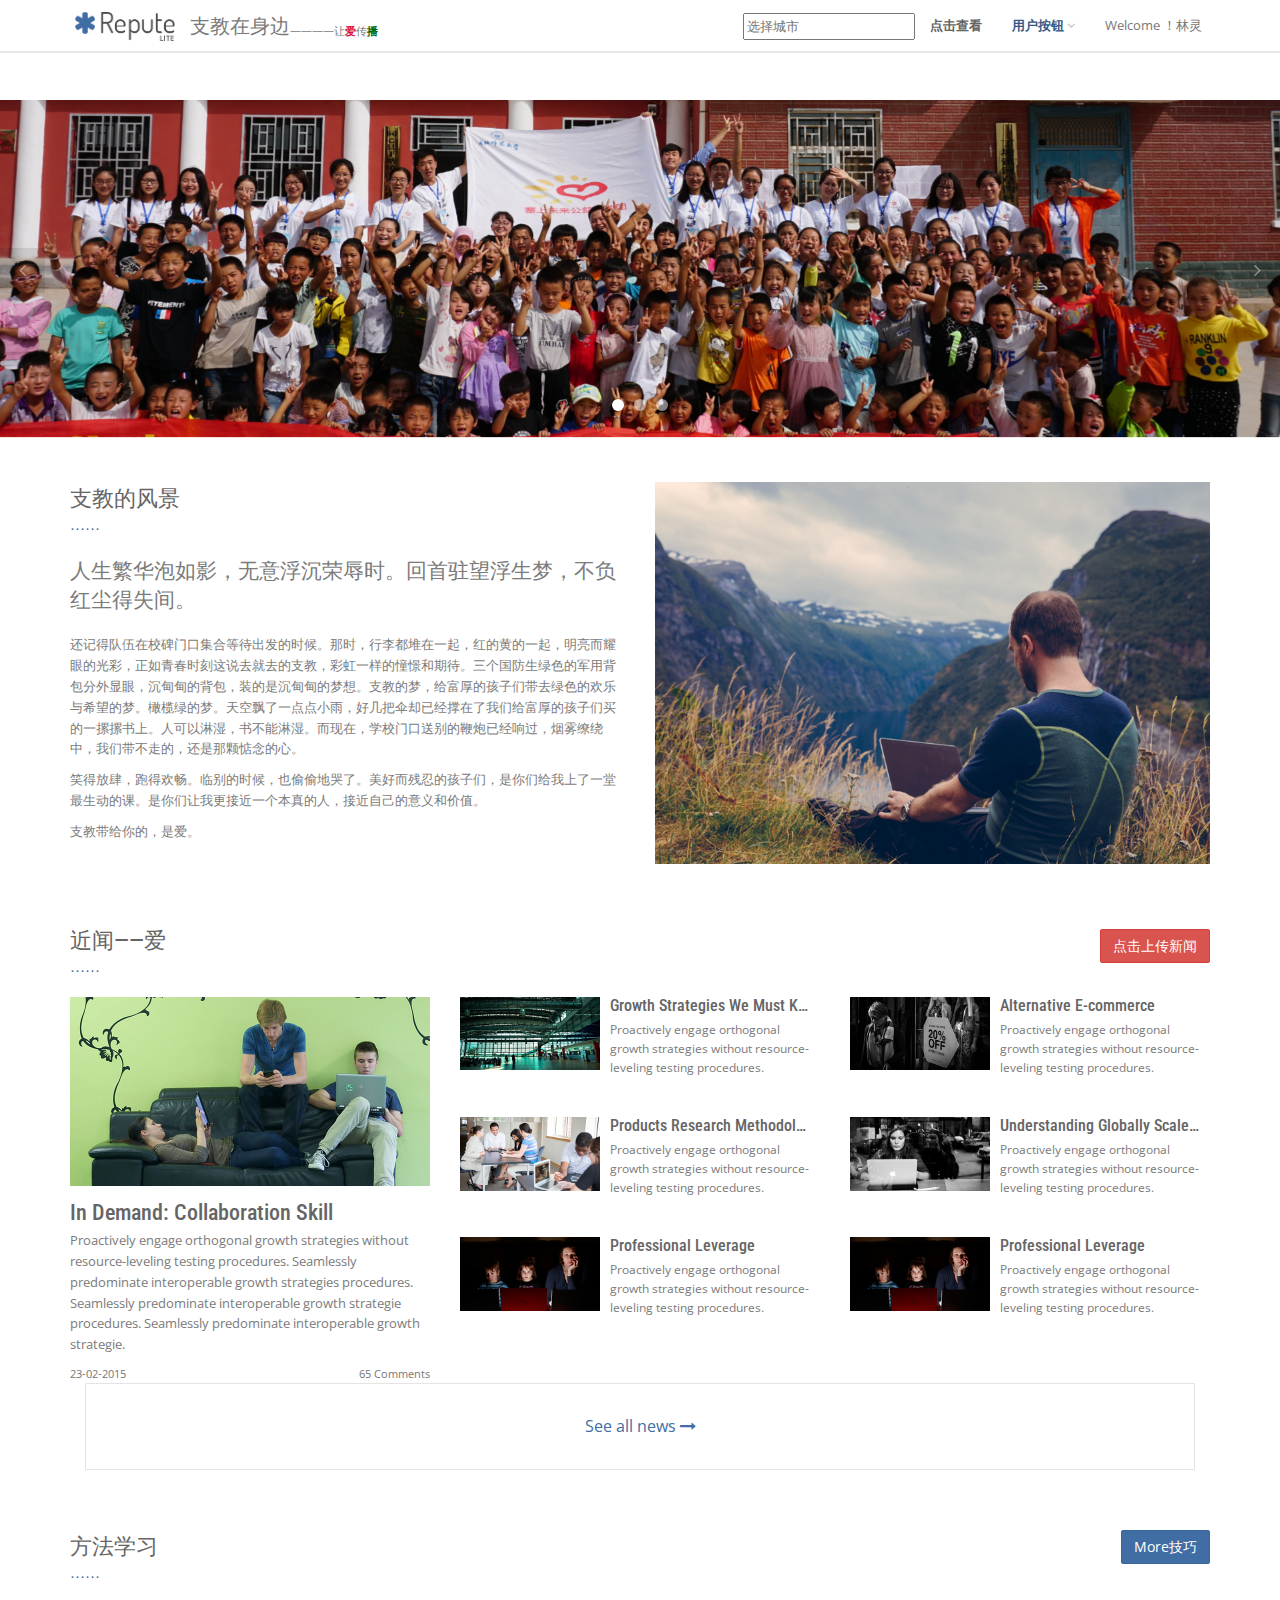
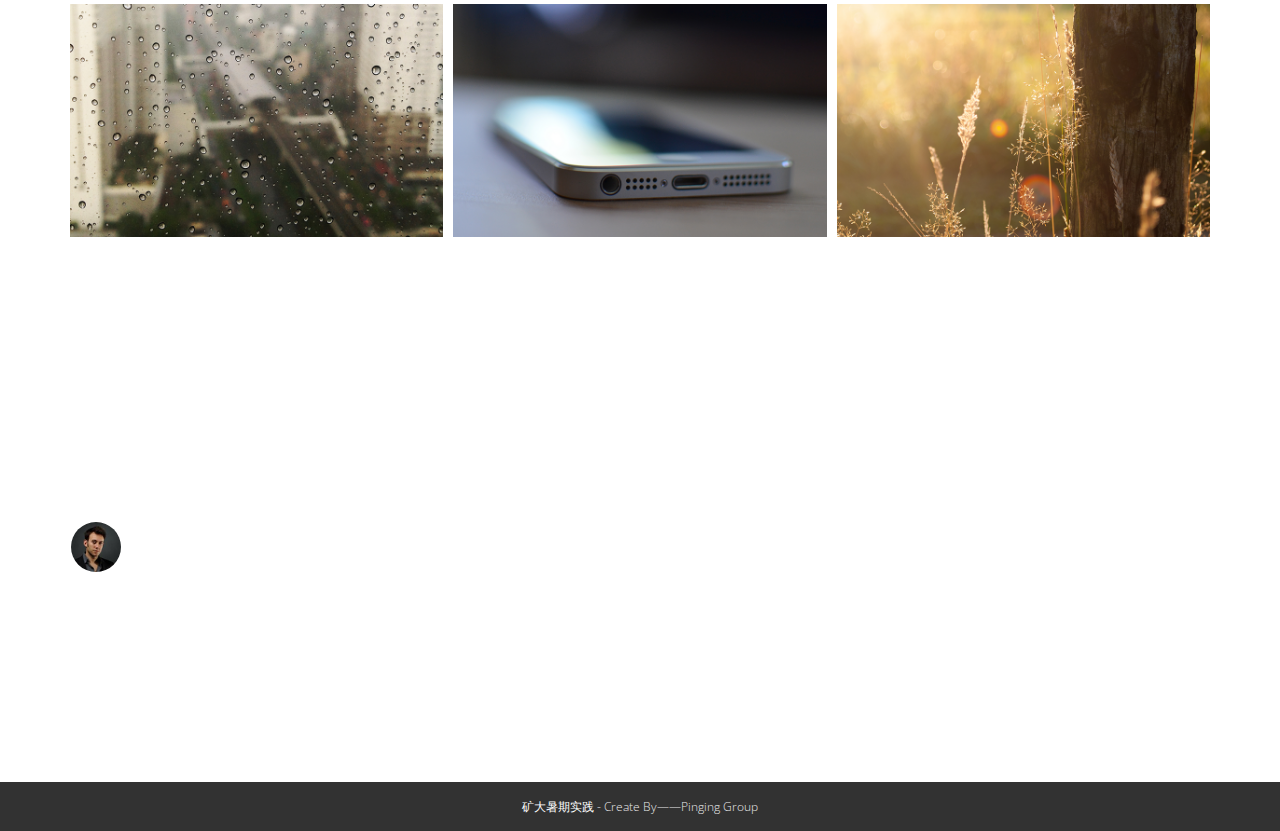
<file: index/index.html>
<!DOCTYPE html>
<html lang="en">

<head>
    <title>Home | 让支教在我们身边</title>
    <meta charset="utf-8">
    <meta name="viewport" content="width=device-width, initial-scale=1.0">
    <meta name="description" content="Free Bootstrap Business Template">
    <meta name="author" content="The Develovers">
    <!-- CSS -->
    <link href="assets/css/bootstrap.css" rel="stylesheet" type="text/css">
    <link href="assets/css/font-awesome.min.css" rel="stylesheet" type="text/css">
    <link href="assets/css/main.css" rel="stylesheet" type="text/css">
    <link href="assets/css/my-custom-styles.css" rel="stylesheet" type="text/css">
    <link href="assets/css/hzw-city-picker.css" rel="stylesheet" type="text/css">
    <link href="assets/css/drag.css" rel="stylesheet">
    <!-- IE 9 Fallback-->
    <!--[if IE 9]>
    <link href="assets/css/ie.css" rel="stylesheet">
    <![endif]-->
    <!-- GOOGLE FONTS -->
    <link href='http://fonts.googleapis.com/css?family=Open+Sans:300,400italic,400,600,700' rel='stylesheet' type='text/css'>


    <link href='http://fonts.googleapis.com/css?family=Roboto+Condensed:300,300italic,400italic,700,400,300' rel='stylesheet' type='text/css'>
    <!-- FAVICONS -->
    <link rel="apple-touch-icon-precomposed" sizes="144x144" href="assets/ico/repute144x144.png">
    <link rel="apple-touch-icon-precomposed" sizes="114x114" href="assets/ico/repute114x114.png">
    <link rel="apple-touch-icon-precomposed" sizes="72x72" href="assets/ico/repute72x72.png">
    <link rel="apple-touch-icon-precomposed" href="assets/ico/repute57x57.png">
    <link rel="shortcut icon" href="assets/ico/favicon.png">
</head>

<body>
<!--模态框_注册-->
<div class="modal fade" id="myModal_sign" tabindex="-1" role="dialog" aria-labelledby="myModalLabel" aria-hidden="true">
    <div class="modal-dialog">
        <div class="modal-content">
            <div class="modal-header">
                <h4 class="modal-title" id="myModalLabel">
                    注册页面
                </h4>
            </div>
            <div class="modal-body" style="left: 60px;">
                <div class="input-group">
                    <div class="form-group" style="font-size: 15px;">
                        <label>用户名：</label>&nbsp;&nbsp;&nbsp;&nbsp;
                        <input type="text" name="" value="" placeholder="4-8位用户名" class="reg_user">
                        <span class="tip user_hint"></span>
                        <br><br>
                        <label>密 &nbsp;&nbsp;码 ：</label>&nbsp;&nbsp;&nbsp;&nbsp;
                        <input type="password" name="" value="" placeholder="6-16位密码" class="reg_password">
                        <span class="tip password_hint"></span>
                        <br><br>
                        <label style="">确认密码：</label>
                        <input type="password" name="" value="" placeholder="确认密码" class="reg_confirm">
                        <span class="tip confirm_hint"></span>
                        <br><br>
                        <label>邮 &nbsp;&nbsp;箱：</label>&nbsp;&nbsp;&nbsp;&nbsp;
                        <input type="text" name="" value="" placeholder="邮箱" class="reg_email">
                        <span class="tip email_hint"></span>
                        <br><br>
                        <label>手机号码：</label>
                        <input type="email" name="" value="" placeholder="手机号" class="reg_mobile">
                        <span class="tip mobile_hint"></span>
                    </div>
                </div>
            </div>
            <div class="modal-footer">
                <button type="button" class="btn btn-default" data-dismiss="modal">关闭
                </button>
                <button type="button" class="btn btn-primary red_button" id="add_score">
                    注册
                </button>
            </div>
        </div><!-- /.modal-content -->
    </div><!-- /.modal -->
</div>

<!--模态框_登录-->
<div class="modal fade" id="myModal_log" tabindex="-1" role="dialog" aria-labelledby="myModalLabel" aria-hidden="true">
    <div class="modal-dialog">
        <div class="modal-content">
            <div class="modal-header">
                <button type="button" class="close" data-dismiss="modal" aria-hidden="true">
                    &times;
                </button>
                <h4 class="modal-title" >
                    登录界面
                </h4>
            </div>
            <div class="modal-body" style="left: 60px;">
                <div class="input-group">
                    <div class="form-group" style="font-size: 15px;">
                        <label>用户名：</label>&nbsp;&nbsp;&nbsp;&nbsp;
                        <input type="text" name="" value="" placeholder="4-8位用户名" class="log_user" >
                        <span class="tip user_hint_log"></span>
                        <br><br>
                        <label>密 &nbsp;&nbsp;码 ：</label>&nbsp;&nbsp;&nbsp;&nbsp;
                        <input type="password" name="" value="" placeholder="6-16位密码" class="log_password">
                        <span class="tip password_hint_log"></span>
                        <br><br>
                        <div id="drag" style="display: flex;"></div>
                    </div>
                </div>
            </div>
            <div class="modal-footer">
                <button type="button" class="btn btn-default" data-dismiss="modal">关闭
                </button>
                <button type="button" class="btn btn-primary" id="add_score">
                    登录
                </button>
            </div>
        </div><!-- /.modal-content -->
    </div><!-- /.modal -->
</div>

<!-- WRAPPER -->
<div class="wrapper" style="margin-top: 100px;">
    <!-- NAVBAR -->
    <nav class="navbar navbar-default  navbar-fixed-top" role="navigation">
        <div class="container">
            <div class="navbar-header">
                <button type="button" class="navbar-toggle collapsed" data-toggle="collapse" data-target="#main-nav">
                    <span class="sr-only">Toggle Navigation</span>
                    <i class="fa fa-bars"></i>
                </button>

                <a href="#" class="navbar-brand navbar-logo">
                    <img src="assets/img/logo/repute-logo-nav.png">
                </a>
                <span style="font-size: 20px; margin-top: 10px;display: flex;">支教在身边<span style="font-size: 11px;margin-top: 12px">————让<b style="color: crimson;">爱</b>传<b style="color:darkgreen">播</b></span></span>

                <!--<p class="navbar-text navbar-right"><span style="font-size: 20px;top: 5px;">支教在身边</span></p>-->
            </div>
            <!-- MAIN NAVIGATION -->
            <div id="main-nav" class="navbar-collapse collapse navbar-mega-menu">
                <ul class="nav navbar-nav navbar-right">

                    <li> <input type="text"  placeholder="选择城市" style="margin-top: 13px; " id="cityChoice"></li>
                    &nbsp;<li id="cityfind"><a href="#" class="dropdown-toggle" data-toggle="dropdown" title="点击查看当下城市社团信息">点击查看</a></li>
                    <li class="dropdown active">
                        <a href="#" class="dropdown-toggle" data-toggle="dropdown">用户按钮<i class="fa fa-angle-down"></i></a>

                        <ul class="dropdown-menu" role="menu">

                            <li><a href="#" onclick="sign_up()">注册用户</a></li>
                            <li><a href="#" onclick="log_in()">登录</a></li>
                        </ul>
                    </li>
                    <p class="navbar-text">Welcome ！<span id="log_in_name">林灵</span></p>
                </ul>
            </div>
            <!-- END MAIN NAVIGATION -->
        </div>
    </nav>

    <!-- END NAVBAR -->
    <!-- HERO UNIT -->
    <section class="hero-unit-slider slider-responsive no-margin">
        <div id="carousel-hero" class="slick-carousel">
            <div class="carousel-inner" role="listbox">
                <div class="item active">
                    <img src="assets/img/sliders/C-2.png" class="img-responsive" alt="Slider Image">
                    <div class="carousel-caption">
                    </div>
                </div>
                <div class="item">
                    <img src="assets/img/sliders/C-1.png" class="img-responsive" alt="Slider Image">

                </div>
                <div class="item">
                    <img src="assets/img/sliders/C-3.png" class="img-responsive" alt="Slider Image">
                    <div class="carousel-caption">
                    </div>
                </div>
            </div>
        </div>
    </section>
    <!-- END HERO UNIT -->
    <br><br>
    <!-- INTRO -->
    <section>
        <div class="container">
            <div class="row">
                <div class="col-md-6">
                    <h2 class="section-heading">支教的风景</h2>
                    <p class="lead">人生繁华泡如影，无意浮沉荣辱时。回首驻望浮生梦，不负红尘得失间。</p>
                    <p>还记得队伍在校碑门口集合等待出发的时候。那时，行李都堆在一起，红的黄的一起，明亮而耀眼的光彩，正如青春时刻这说去就去的支教，彩虹一样的憧憬和期待。三个国防生绿色的军用背包分外显眼，沉甸甸的背包，装的是沉甸甸的梦想。支教的梦，给富厚的孩子们带去绿色的欢乐与希望的梦。橄榄绿的梦。天空飘了一点点小雨，好几把伞却已经撑在了我们给富厚的孩子们买的一摞摞书上。人可以淋湿，书不能淋湿。而现在，学校门口送别的鞭炮已经响过，烟雾缭绕中，我们带不走的，还是那颗惦念的心。</p>
                    <p>笑得放肆，跑得欢畅。临别的时候，也偷偷地哭了。美好而残忍的孩子们，是你们给我上了一堂最生动的课。是你们让我更接近一个本真的人，接近自己的意义和价值。</p>
                    <p>支教带给你的，是爱。</p>
                </div>
                <div class="col-md-6">
                    <img src="assets/img/intro-img.png" class="img-responsive" alt="Image Intro">
                </div>
            </div>
        </div>
    </section>
    <!-- END INTRO -->





    <!-- LATEST NEWS -->
    <section >
        <div class="container">
            <h2 class="section-heading">近闻——爱<a id="click_upload" class="btn btn-danger pull-right">点击上传新闻</a>
            </h2>

            <div class="row" id="append">
                <div class="col-md-4">
                    <div class="news-item news-featured">
                        <a href="#"><img src="assets/img/news/featured-news.png" class="img-responsive" alt="News Thumbnail"></a>
                        <h3 class="news-title"><a href="#">In Demand: Collaboration Skill</a></h3>
                        <p>Proactively engage orthogonal growth strategies without resource-leveling testing procedures. Seamlessly predominate interoperable growth strategies procedures. Seamlessly predominate interoperable growth strategie procedures. Seamlessly predominate interoperable growth strategie.</p>
                        <div class="news-meta">
                            <span class="news-datetime">23-02-2015</span>
                            <span class="news-comment-count pull-right"><a href="#">65 Comments</a></span>
                        </div>
                    </div>
                </div>
                <div class="col-md-8">
                    <div class="row">
                        <div class="col-md-6 col-sm-6">
                            <div class="news-item margin-bottom-30px clearfix">
                                <a href="#"><img src="assets/img/news/news1.png" class="img-responsive pull-left" alt="News Thumbnail"></a>
                                <div class="right">
                                    <h3 class="news-title"><a href="#">Growth Strategies We Must Know</a></h3>
                                    <p>Proactively engage orthogonal growth strategies without resource-leveling testing procedures.</p>
                                </div>
                            </div>
                        </div>
                        <div class="col-md-6 col-sm-6">
                            <div class="news-item margin-bottom-30px clearfix">
                                <a href="#"><img src="assets/img/news/news2.png" class="img-responsive pull-left" alt="News Thumbnail"></a>
                                <div class="right">
                                    <h3 class="news-title"><a href="#">Alternative E-commerce</a></h3>
                                    <p>Proactively engage orthogonal growth strategies without resource-leveling testing procedures.</p>
                                </div>
                            </div>
                        </div>
                        <div class="col-md-6 col-sm-6">
                            <div class="news-item margin-bottom-30px clearfix">
                                <a href="#"><img src="assets/img/news/news3.png" class="img-responsive pull-left" alt="News Thumbnail"></a>
                                <div class="right">
                                    <h3 class="news-title"><a href="#">Products Research Methodology &amp; Principles </a></h3>
                                    <p>Proactively engage orthogonal growth strategies without resource-leveling testing procedures.</p>
                                </div>
                            </div>
                        </div>
                        <div class="col-md-6 col-sm-6">
                            <div class="news-item margin-bottom-30px clearfix">
                                <a href="#"><img src="assets/img/news/news4.png" class="img-responsive pull-left" alt="News Thumbnail"></a>
                                <div class="right">
                                    <h3 class="news-title"><a href="#">Understanding Globally Scale Quality Network</a></h3>
                                    <p>Proactively engage orthogonal growth strategies without resource-leveling testing procedures.</p>
                                </div>
                            </div>
                        </div>
                        <div class="col-md-6 col-sm-6">
                            <div class="news-item margin-bottom-30px clearfix">
                                <a href="#"><img src="assets/img/news/news5.png" class="img-responsive pull-left" alt="News Thumbnail"></a>
                                <div class="right">
                                    <h3 class="news-title"><a href="#">Professional Leverage</a></h3>
                                    <p>Proactively engage orthogonal growth strategies without resource-leveling testing procedures.</p>
                                </div>
                            </div>
                        </div>
                        <div class="col-md-6 col-sm-6">
                            <div class="news-item margin-bottom-30px clearfix">
                                <a href="#"><img src="assets/img/news/news5.png" class="img-responsive pull-left" alt="News Thumbnail"></a>
                                <div class="right">
                                    <h3 class="news-title"><a href="#">Professional Leverage</a></h3>
                                    <p>Proactively engage orthogonal growth strategies without resource-leveling testing procedures.</p>
                                </div>
                            </div>
                        </div>
                    </div>
                </div>
                <!--<div class="col-md-12">-->
                <!--<div class="row">-->
                <!--<div class="col-md-4">-->
                <!--<div class="news-item margin-bottom-30px clearfix">-->
                <!--<a href="#"><img src="assets/img/news/news1.png" class="img-responsive pull-left" alt="News Thumbnail"></a>-->
                <!--<div class="right">-->
                <!--<h3 class="news-title"><a href="#">Growth Strategies We Must Know</a></h3>-->
                <!--<p>Proactively engage orthogonal growth strategies without resource-leveling testing procedures.</p>-->
                <!--</div>-->
                <!--</div>-->

                <!--</div>-->
                <!--<div class="col-md-4">-->
                <!--<div class="news-item margin-bottom-30px clearfix">-->
                <!--<a href="#"><img src="assets/img/news/news1.png" class="img-responsive pull-left" alt="News Thumbnail"></a>-->
                <!--<div class="right">-->
                <!--<h3 class="news-title"><a href="#">Growth Strategies We Must Know</a></h3>-->
                <!--<p>Proactively engage orthogonal growth strategies without resource-leveling testing procedures.</p>-->
                <!--</div>-->
                <!--</div>-->

                <!--</div>-->
                <!--<div class="col-md-4">-->
                <!--<div class="news-item margin-bottom-30px clearfix">-->
                <!--<a href="#"><img src="assets/img/news/news1.png" class="img-responsive pull-left" alt="News Thumbnail"></a>-->
                <!--<div class="right">-->
                <!--<h3 class="news-title"><a href="#">Growth Strategies We Must Know</a></h3>-->
                <!--<p>Proactively engage orthogonal growth strategies without resource-leveling testing procedures.</p>-->
                <!--</div>-->
                <!--</div>-->

                <!--</div>-->
                <!--<div class="col-md-4">-->
                <!--<div class="news-item margin-bottom-30px clearfix">-->
                <!--<a href="#"><img src="assets/img/news/news1.png" class="img-responsive pull-left" alt="News Thumbnail"></a>-->
                <!--<div class="right">-->
                <!--<h3 class="news-title"><a href="#">Growth Strategies We Must Know</a></h3>-->
                <!--<p>Proactively engage orthogonal growth strategies without resource-leveling testing procedures.</p>-->
                <!--</div>-->
                <!--</div>-->

                <!--</div>-->
                <!--<div class="col-md-4">-->
                <!--<div class="news-item margin-bottom-30px clearfix">-->
                <!--<a href="#"><img src="assets/img/news/news1.png" class="img-responsive pull-left" alt="News Thumbnail"></a>-->
                <!--<div class="right">-->
                <!--<h3 class="news-title"><a href="#">Growth Strategies We Must Know</a></h3>-->
                <!--<p>Proactively engage orthogonal growth strategies without resource-leveling testing procedures.</p>-->
                <!--</div>-->
                <!--</div>-->

                <!--</div>-->

                <!--</div>-->
                <!--</div>-->
            </div>
            <div class="col-md-12 col-sm-12 add-news" >
                <div class="see-all-news">
                    <a>See all news <i class="fa fa-long-arrow-right"></i></a>
                </div>
            </div>

        </div>
    </section >
    <!-- END LATEST NEWS -->
    <!-- RECENT WORKS -->
    <section class="recent-works">
        <div class="container">
            <h2 class="section-heading pull-left">方法学习</h2>
            <a href="#" class="btn btn-primary pull-right">More技巧</a>
            <div class="clearfix"></div>
            <div class="portfolio-static">
                <div class="row">
                    <div class="col-md-4">
                        <div class="portfolio-item">
                            <div class="overlay"></div>
                            <div class="info">
                                <h4 class="title">专业课程</h4>
                                <p class="brief-description">视频、文章</p>
                                <a href="#" class="btn">read more</a>
                            </div>
                            <div class="media-wrapper">
                                <img src="assets/img/portfolio/800x500/work5.png" alt="Item Thumbnail" />
                            </div>
                        </div>
                    </div>
                    <div class="col-md-4">
                        <div class="portfolio-item">
                            <div class="overlay"></div>
                            <div class="info">
                                <h4 class="title">体育课程</h4>
                                <p class="brief-description">视频、方法</p>
                                <a href="#" class="btn">read more</a>
                            </div>
                            <div class="media-wrapper">
                                <img src="assets/img/portfolio/800x500/work6.png" alt="Item Thumbnail" />
                            </div>
                        </div>
                    </div>
                    <div class="col-md-4">
                        <div class="portfolio-item">
                            <div class="overlay"></div>
                            <div class="info">
                                <h4 class="title">美术、心里</h4>
                                <p class="brief-description">图片、视频</p>
                                <a href="#" class="btn">read more</a>
                            </div>
                            <div class="media-wrapper">
                                <img src="assets/img/portfolio/800x500/work7.png" alt="Item Thumbnail" />
                            </div>
                        </div>
                    </div>
                </div>
            </div>
        </div>
    </section>
    <!-- END RECENT WORKS -->
    <!-- TESTIMONIAL -->
    <section id="testimoial-parallax" class="testimonial-with-bg parallax">
        <div class="container">
            <div class="testimonial slick-carousel">
                <div class="testimonial-container">
                    <div class="testimonial-body">
                        <p>Credibly extend parallel relationships after clicks-and-mortar content. Credibly pontificate team building alignments rather than diverse quality vectors.</p>
                        <div class="testimonial-author">
                            <img src="assets/img/user2.png" alt="Author" class="pull-left">
                            <span><span class="author-name">Antonius</span> <em>CEO of TheCompany</em></span>
                        </div>
                    </div>
                    <div class="testimonial-body">
                        <p>Credibly pontificate team building alignments rather than diverse quality vectors. Monotonectally benchmark business communities for distinctive mindshare.</p>
                        <div class="testimonial-author">
                            <img src="assets/img/user1.png" alt="Author" class="pull-left">
                            <span><span class="author-name">Michael</span> <em>General Manager of DreamCorp</em></span>
                        </div>
                    </div>
                    <div class="testimonial-body">
                        <p>Appropriately morph low-risk high-yield process improvements through progressive partnerships. Uniquely brand enabled. Globally network timely imperatives without plug-and-play schemas.</p>
                        <div class="testimonial-author">
                            <img src="assets/img/user5.png" alt="Author" class="pull-left">
                            <span><span class="author-name">Palmer</span> <em>Freelance Web Developer</em></span>
                        </div>
                    </div>
                </div>
            </div>
        </div>
    </section>
    <!-- END TESTIMONIAL -->
    <!-- OUR CLIENTS -->

    <footer>

        <!-- COPYRIGHT -->
        <div class="text-center copyright">
            <a href="#" target="_blank" title="模板之家">矿大暑期实践</a> - Create By——Pinging Group
        </div>
        <!-- END COPYRIGHT -->
    </footer>
    <!-- END FOOTER -->
</div>
<!-- END WRAPPER -->
<!-- JAVASCRIPTS -->

<script src="assets/js/jquery-2.1.1.min.js"></script>
<script src="assets/js/bootstrap.min.js"></script>
<script src="assets/js/plugins/slick/slick.min.js"></script>
<script src="assets/js/plugins/stellar/jquery.stellar.min.js"></script>
<script src="assets/js/repute-scripts.js"></script>
<script src="assets/js/city-data.js"></script>
<script src="assets/js/hzw-city-picker.min.js"></script>
<script src="assets/js/drag.js"></script>

<!--模态框-->
<script>
    function sign_up(obj) {
        $('#myModal_sign').modal('show');
    }
    function log_in(obj) {
        $('#myModal_log').modal('show');
    }
</script>
<!--城市选择框-->
<script>
    var cityPicker = new HzwCityPicker({
        data: data,
        target: 'cityChoice',
        valType: 'k-v',
        hideCityInput: {
            name: 'city',
            id: 'city'


        },
        hideProvinceInput: {
            name: 'province',
            id: 'province'
        },
        callback: function(){

        }
    });

    cityPicker.init();
</script>
<!--注册页面-->
<script>
    // user
    var user_Boolean = false;
    var password_Boolean = false;
    var varconfirm_Boolean = false;
    var emaile_Boolean = false;
    var Mobile_Boolean = false;
    $('.reg_user').blur(function(){
        if ((/^[a-z0-9_-]{4,8}$/).test($(".reg_user").val())){
            $('.user_hint').html("✔").css("color","green");
            user_Boolean = true;
        }else {
            $('.user_hint').html("×").css("color","red");
            user_Boolean = false;
        }
    });
    // password
    $('.reg_password').blur(function(){
        if ((/^[a-z0-9_-]{6,16}$/).test($(".reg_password").val())){
            $('.password_hint').html("✔").css("color","green");
            password_Boolean = true;
        }else {
            $('.password_hint').html("×").css("color","red");
            password_Boolean = false;
        }
    });


    // password_confirm
    $('.reg_confirm').blur(function(){
        if (($(".reg_password").val())==($(".reg_confirm").val())&&$(".reg_password").val()!=''){
            $('.confirm_hint').html("✔").css("color","green");
            varconfirm_Boolean = true;
        }else {
            $('.confirm_hint').html("×").css("color","red");
            varconfirm_Boolean = false;
        }
    });


    // Email
    $('.reg_email').blur(function(){
        if ((/^[a-z\d]+(\.[a-z\d]+)*@([\da-z](-[\da-z])?)+(\.{1,1}[a-z]+)+$/).test($(".reg_email").val())){
            $('.email_hint').html("✔").css("color","green");
            emaile_Boolean = true;
        }else {
            $('.email_hint').html("×").css("color","red");
            emaile_Boolean = false;
        }
    });


    // Mobile
    $('.reg_mobile').blur(function(){
        if ((/^1[34578]\d{9}$/).test($(".reg_mobile").val())){
            $('.mobile_hint').html("✔").css("color","green");
            Mobile_Boolean = true;
        }else {
            $('.mobile_hint').html("×").css("color","red");
            Mobile_Boolean = false;
        }
    });


    // click
    $('.red_button').click(function(){
        if(user_Boolean && password_Boolean && varconfirm_Boolean && emaile_Boolean && Mobile_Boolean == true){
            alert("注册成功");
            $('#myModal_sign').modal('hide');


        }else {
            alert("请完善信息");
        }
    });

</script>
<!--登录界面-->
<script>
    var user_Bool = false;
    var password_Bool = false;
    $('.log_user').blur(function(){
        if ((/^[a-z0-9_-]{4,8}$/).test($(".log_user").val())){
            $('.user_hint_log').html("✔").css("color","green");
            user_Bool = true;
        }else {
            $('.user_hint_log').html("×").css("color","red");
            user_Bool = false;
        }
    });
    $('.log_password').blur(function(){
        if ((/^[a-z0-9_-]{6,16}$/).test($(".log_password").val())){
            $('.password_hint_log').html("✔").css("color","green");
            password_Boolean = true;
        }else {
            $('.password_hint_log').html("×").css("color","red");
            password_Boolean = false;
        }
    });
</script>
<!--下滑模块-->
<script>
    $('#drag').drag();
</script>
<script>
    $(".add-news").click(function () {
        var modal = "  <div class='col-md-12'><div class='row'>              <div class='col-md-4'><div class='news-item margin-bottom-30px clearfix'><a href='#'><img src='assets/img/news/news1.png' class='img-responsive pull-left' alt='News Thumbnail'></a>  <div class='right'><h3 class='news-title'><a href='#'>rowth Strategies We Must Know</a></h3><p>Proactively engage orthogonal growth strategies without resource-leveling testing procedures.</p> </div></div></div>               </div></div>";
        $("#append").append(modal);
        $(".add-news").css("display", "none");
    });
</script>
<script>
    $("#click_upload").click(function () {
        var content = $("#log_in_name").text();
        if(content != '')
        {window.location.href="load.html";}
        else {alert("请先登录！")}
    });
</script>
<script>
    $("#cityfind").click(function () {
//        alert($("#cityChoice").val());
        if ($("#cityChoice").val()=='徐州市')
        {window.location.href='city_group.html';}
    });
</script>
</body>

</html>
</file>
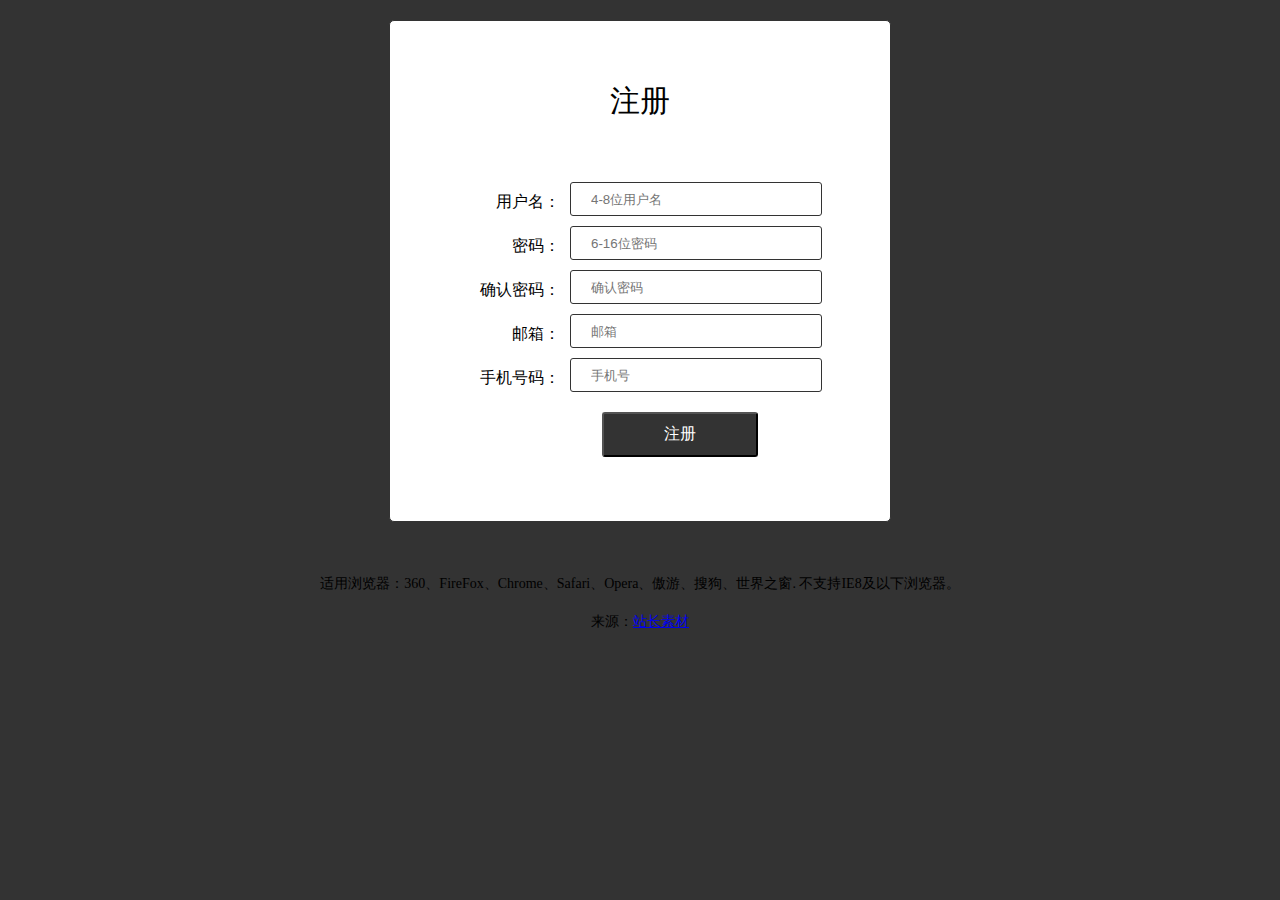
<file: index/注册/jiaoben5140/index.html>
﻿<!DOCTYPE html>
<html lang="en">
<head>
  <meta charset="UTF-8">
  <meta name="viewport" content="width=device-width, initial-scale=1.0">
  <meta http-equiv="X-UA-Compatible" content="ie=edge">
  <!-- 重置文件 -->

  <link rel="stylesheet" href="css/style.css">
  <title>jQuery实用的注册表单验证代码 - 站长素材</title>
</head>
<body>
  <div class="reg_div">
    <p>注册</p>
    <ul class="reg_ul">
      <li>
          <span>用户名：</span>
          <input type="text" name="" value="" placeholder="4-8位用户名" class="reg_user">
          <span class="tip user_hint"></span>
      </li>
      <li>
          <span>密码：</span>
          <input type="password" name="" value="" placeholder="6-16位密码" class="reg_password">
          <span class="tip password_hint"></span>
      </li>
      <li>
          <span>确认密码：</span>
          <input type="password" name="" value="" placeholder="确认密码" class="reg_confirm">
          <span class="tip confirm_hint"></span>
      </li>
      <li>
          <span>邮箱：</span>
          <input type="text" name="" value="" placeholder="邮箱" class="reg_email">
          <span class="tip email_hint"></span>
      </li>
      <li>
          <span>手机号码：</span>
          <input type="email" name="" value="" placeholder="手机号" class="reg_mobile">
          <span class="tip mobile_hint"></span>
      </li>
      <li>
        <button type="button" name="button" class="red_button">注册</button>
      </li>
    </ul>
  </div>
  
  <script type="text/javascript" src="js/jquery.min.js"></script>
  <script type="text/javascript" src="js/script.js"></script>
 
 <div style="text-align:center;margin:50px 0; font:normal 14px/24px 'MicroSoft YaHei';">
<p>适用浏览器：360、FireFox、Chrome、Safari、Opera、傲游、搜狗、世界之窗. 不支持IE8及以下浏览器。</p>
<p>来源：<a href="http://sc.chinaz.com/" target="_blank">站长素材</a></p>
</div>
</body>
</html>
</file>
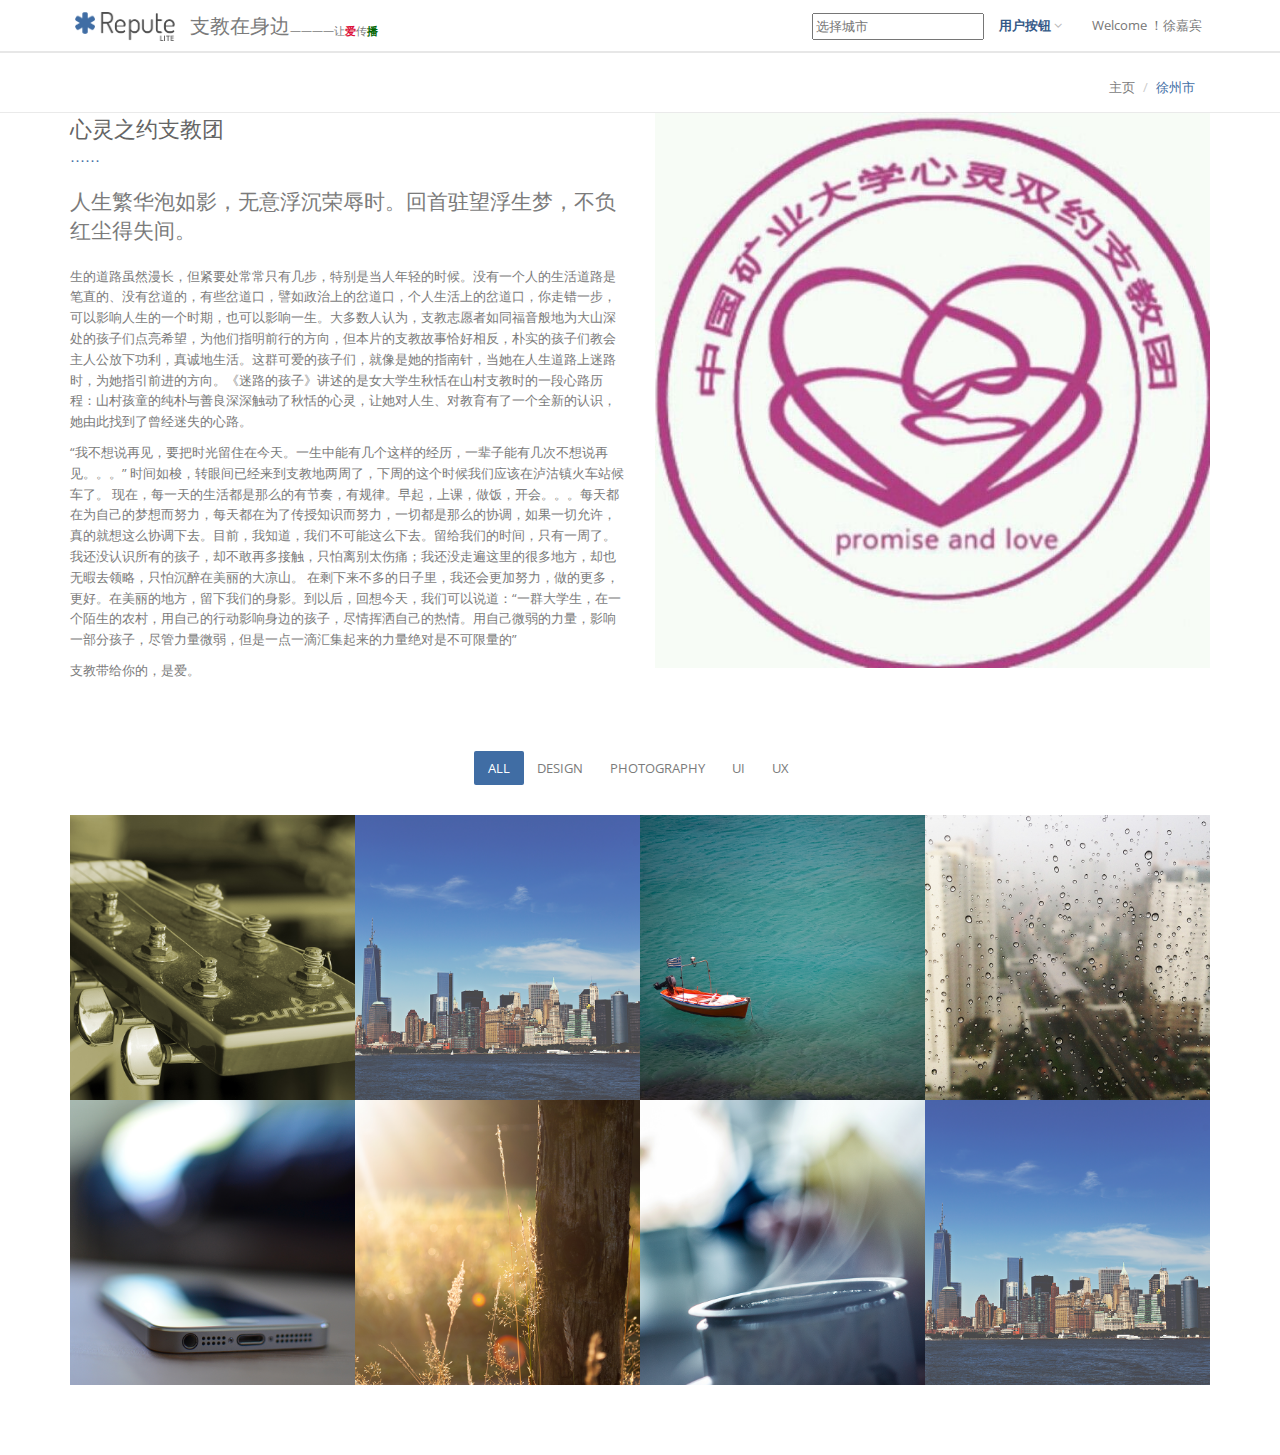
<file: index/city_group.html>
<!DOCTYPE html>
<html lang="en">

<head>
    <title>Home | 城市支教团</title>
    <meta charset="utf-8">
    <meta name="viewport" content="width=device-width, initial-scale=1.0">
    <meta name="description" content="Free Bootstrap Business Template">
    <!-- CSS -->
    <link href="css/demo.css" rel="stylesheet">
    <link href="css/normalize.css" rel="stylesheet">
    <link href="assets/css/drag.css" rel="stylesheet">
    <link href="assets/css/hzw-city-picker.css" rel="stylesheet" type="text/css">
    <link href="assets/css/bootstrap.css" rel="stylesheet" type="text/css">
    <link href="assets/css/font-awesome.min.css" rel="stylesheet" type="text/css">
    <link href="assets/css/main.css" rel="stylesheet" type="text/css">
    <link href="assets/css/my-custom-styles.css" rel="stylesheet" type="text/css">
    <!-- IE 9 Fallback-->
    <!--[if IE 9]>
		<link href="assets/css/ie.css" rel="stylesheet">
	<![endif]-->
    <!-- GOOGLE FONTS -->
    <link href='http://fonts.googleapis.com/css?family=Open+Sans:300,400italic,400,600,700' rel='stylesheet' type='text/css'>
    <link href='http://fonts.googleapis.com/css?family=Roboto+Condensed:300,300italic,400italic,700,400,300' rel='stylesheet' type='text/css'>
    <!-- FAVICONS -->
    <link rel="apple-touch-icon-precomposed" sizes="144x144" href="assets/ico/repute144x144.png">
    <link rel="apple-touch-icon-precomposed" sizes="114x114" href="assets/ico/repute114x114.png">
    <link rel="apple-touch-icon-precomposed" sizes="72x72" href="assets/ico/repute72x72.png">
    <link rel="apple-touch-icon-precomposed" href="assets/ico/repute57x57.png">
    <link rel="shortcut icon" href="assets/ico/favicon.png">
</head>

<body>
<!--模态框_注册-->
<div class="modal fade" id="myModal_sign" tabindex="-1" role="dialog" aria-labelledby="myModalLabel" aria-hidden="true">
    <div class="modal-dialog">
        <div class="modal-content">
            <div class="modal-header">
                <h4 class="modal-title" id="myModalLabel">
                    注册页面
                </h4>
            </div>
            <div class="modal-body" style="left: 60px;">
                <div class="input-group">
                    <div class="form-group" style="font-size: 15px;">
                        <label>用户名：</label>&nbsp;&nbsp;&nbsp;&nbsp;
                        <input type="text" name="" value="" placeholder="4-8位用户名" class="reg_user">
                        <span class="tip user_hint"></span>
                        <br><br>
                        <label>密 &nbsp;&nbsp;码 ：</label>&nbsp;&nbsp;&nbsp;&nbsp;
                        <input type="password" name="" value="" placeholder="6-16位密码" class="reg_password">
                        <span class="tip password_hint"></span>
                        <br><br>
                        <label style="">确认密码：</label>
                        <input type="password" name="" value="" placeholder="确认密码" class="reg_confirm">
                        <span class="tip confirm_hint"></span>
                        <br><br>
                        <label>邮 &nbsp;&nbsp;箱：</label>&nbsp;&nbsp;&nbsp;&nbsp;
                        <input type="text" name="" value="" placeholder="邮箱" class="reg_email">
                        <span class="tip email_hint"></span>
                        <br><br>
                        <label>手机号码：</label>
                        <input type="email" name="" value="" placeholder="手机号" class="reg_mobile">
                        <span class="tip mobile_hint"></span>
                    </div>
                </div>
            </div>
            <div class="modal-footer">
                <button type="button" class="btn btn-default" data-dismiss="modal">关闭
                </button>
                <button type="button" class="btn btn-primary red_button" id="add_score">
                    注册
                </button>
            </div>
        </div><!-- /.modal-content -->
    </div><!-- /.modal -->
</div>
<!--模态框_登录-->
<div class="modal fade" id="myModal_log" tabindex="-1" role="dialog" aria-labelledby="myModalLabel" aria-hidden="true">
    <div class="modal-dialog">
        <div class="modal-content">
            <div class="modal-header">
                <button type="button" class="close" data-dismiss="modal" aria-hidden="true">
                    &times;
                </button>
                <h4 class="modal-title" >
                    登录界面
                </h4>
            </div>
            <div class="modal-body" style="left: 60px;">
                <div class="input-group">
                    <div class="form-group" style="font-size: 15px;">
                        <label>用户名：</label>&nbsp;&nbsp;&nbsp;&nbsp;
                        <input type="text" name="" value="" placeholder="4-8位用户名" class="log_user" >
                        <span class="tip user_hint_log"></span>
                        <br><br>
                        <label>密 &nbsp;&nbsp;码 ：</label>&nbsp;&nbsp;&nbsp;&nbsp;
                        <input type="password" name="" value="" placeholder="6-16位密码" class="log_password">
                        <span class="tip password_hint_log"></span>
                        <br><br>
                        <div id="drag" style="display: flex;"></div>
                    </div>
                </div>
            </div>
            <div class="modal-footer">
                <button type="button" class="btn btn-default" data-dismiss="modal">关闭
                </button>
                <button type="button" class="btn btn-primary" id="add_score">
                    登录
                </button>
            </div>
        </div><!-- /.modal-content -->
    </div><!-- /.modal -->
</div>




    <!-- WRAPPER -->
    <div class="wrapper">

        <nav class="navbar navbar-default  navbar-fixed-top" role="navigation">
            <div class="container">
                <div class="navbar-header">
                    <button type="button" class="navbar-toggle collapsed" data-toggle="collapse" data-target="#main-nav">
                        <span class="sr-only">Toggle Navigation</span>
                        <i class="fa fa-bars"></i>
                    </button>

                    <a href="#" class="navbar-brand navbar-logo">
                        <img src="assets/img/logo/repute-logo-nav.png">
                    </a>
                    <span style="font-size: 20px; margin-top: 10px;display: flex;">支教在身边<span style="font-size: 11px;margin-top: 12px">————让<b style="color: crimson;">爱</b>传<b style="color:darkgreen">播</b></span></span>

                    <!--<p class="navbar-text navbar-right"><span style="font-size: 20px;top: 5px;">支教在身边</span></p>-->
                </div>
                <!-- MAIN NAVIGATION -->
                <div id="main-nav" class="navbar-collapse collapse navbar-mega-menu">
                    <ul class="nav navbar-nav navbar-right">

                        <li> <input type="text"  placeholder="选择城市" style="margin-top: 13px; " id="cityChoice"></li>
                        &nbsp;
                        <li class="dropdown active">
                            <a href="#" class="dropdown-toggle" data-toggle="dropdown">用户按钮<i class="fa fa-angle-down"></i></a>

                            <ul class="dropdown-menu" role="menu">

                                <li><a href="#" onclick="sign_up()">注册用户</a></li>
                                <li><a href="#" onclick="log_in()">登录</a></li>
                            </ul>
                        </li>
                        <p class="navbar-text">Welcome ！<span id="log_in_name">徐嘉宾</span></p>
                    </ul>
                </div>
                <!-- END MAIN NAVIGATION -->
            </div>
        </nav>




        <!--图片轮播-->
        <br><br><br>

        <!-- BREADCRUMBS -->
        <div class="page-header">
            <div class="container">
                <h1 class="page-title pull-left"></h1>
                <ol class="breadcrumb">
                    <li><a href="#">主页</a></li>
                    <li class="active" id="city_name">徐州市</li>
                </ol>
            </div>
        </div>
        <!-- END BREADCRUMBS -->


        <!-- INTRO -->
        <section>
            <div class="container">
                <div class="row">
                    <div class="col-md-6">
                        <h1 class="section-heading">心灵之约支教团</h1>
                        <p class="lead">人生繁华泡如影，无意浮沉荣辱时。回首驻望浮生梦，不负红尘得失间。</p>
                        <p>生的道路虽然漫长，但紧要处常常只有几步，特别是当人年轻的时候。没有一个人的生活道路是笔直的、没有岔道的，有些岔道口，譬如政治上的岔道口，个人生活上的岔道口，你走错一步，可以影响人生的一个时期，也可以影响一生。大多数人认为，支教志愿者如同福音般地为大山深处的孩子们点亮希望，为他们指明前行的方向，但本片的支教故事恰好相反，朴实的孩子们教会主人公放下功利，真诚地生活。这群可爱的孩子们，就像是她的指南针，当她在人生道路上迷路时，为她指引前进的方向。《迷路的孩子》讲述的是女大学生秋恬在山村支教时的一段心路历程：山村孩童的纯朴与善良深深触动了秋恬的心灵，让她对人生、对教育有了一个全新的认识，她由此找到了曾经迷失的心路。</p>
                        <p>“我不想说再见，要把时光留住在今天。一生中能有几个这样的经历，一辈子能有几次不想说再见。。。” 时间如梭，转眼间已经来到支教地两周了，下周的这个时候我们应该在泸沽镇火车站候车了。
                            现在，每一天的生活都是那么的有节奏，有规律。早起，上课，做饭，开会。。。每天都在为自己的梦想而努力，每天都在为了传授知识而努力，一切都是那么的协调，如果一切允许，真的就想这么协调下去。目前，我知道，我们不可能这么下去。留给我们的时间，只有一周了。我还没认识所有的孩子，却不敢再多接触，只怕离别太伤痛；我还没走遍这里的很多地方，却也无暇去领略，只怕沉醉在美丽的大凉山。
                            在剩下来不多的日子里，我还会更加努力，做的更多，更好。在美丽的地方，留下我们的身影。到以后，回想今天，我们可以说道：“一群大学生，在一个陌生的农村，用自己的行动影响身边的孩子，尽情挥洒自己的热情。用自己微弱的力量，影响一部分孩子，尽管力量微弱，但是一点一滴汇集起来的力量绝对是不可限量的”</p>
                            <p>支教带给你的，是爱。</p>
                    </div>
                    <div class="col-md-6">
                        <img src="img/hert.jpg" class="img-responsive" alt="Image Intro">
                    </div>
                </div>
            </div>
        </section>
        <!-- END INTRO -->






    </div>


        <div class="page-content">
            <div class="container">
                <!-- ITEM FILTERS -->
                <ul class="list-inline portfolio-item-filters">
                    <li><a class="active" href="#" data-filter="*">ALL</a></li>
                    <li><a href="#" data-filter=".design">DESIGN</a></li>
                    <li><a href="#" data-filter=".photography">PHOTOGRAPHY</a></li>
                    <li><a href="#" data-filter=".ui">UI</a></li>
                    <li><a href="#" data-filter=".ux">UX</a></li>
                </ul>
                <!-- END ITEM FILTERS -->
                <!-- PORTFOLIO ITEM WRAPPER -->
                <div class="portfolio-item-wrapper">
                    <ul class="portfolio-item-list portfolio-isotope portfolio-nospace list-col-4">
                        <li class="portfolio-item design">
                            <div class="overlay"></div>
                            <div class="info">
                                <h4 class="title">The Guitar</h4>
                                <p class="brief-description">Graphic Design</p>
                                <a href="#" class="btn">read more</a>
                            </div>
                            <div class="media-wrapper">
                                <img src="assets/img/portfolio/800x800/work1.png" alt="This is the description">
                            </div>
                        </li>
                        <li class="portfolio-item ux">
                            <div class="overlay"></div>
                            <div class="info">
                                <h4 class="title">Skyscraper</h4>
                                <p class="brief-description">UX Design</p>
                                <a href="#" class="btn">read more</a>
                            </div>
                            <div class="media-wrapper">
                                <img src="assets/img/portfolio/800x800/work3.png" alt="Portfolio Thumbnail">
                            </div>
                        </li>
                        <li class="portfolio-item photography">
                            <div class="overlay"></div>
                            <div class="info">
                                <h4 class="title">Heaven</h4>
                                <p class="brief-description">Photography</p>
                                <a href="#" class="btn">read more</a>
                            </div>
                            <div class="media-wrapper">
                                <img src="assets/img/portfolio/800x800/work4.png" alt="Portfolio Thumbnail">
                            </div>
                        </li>
                        <li class="portfolio-item photography ux">
                            <div class="overlay"></div>
                            <div class="info">
                                <h4 class="title">Raining</h4>
                                <p class="brief-description">Photography</p>
                                <a href="#" class="btn">read more</a>
                            </div>
                            <div class="media-wrapper">
                                <img src="assets/img/portfolio/800x800/work5.png" alt="Portfolio Thumbnail">
                            </div>
                        </li>
                        <li class="portfolio-item photography ui">
                            <div class="overlay"></div>
                            <div class="info">
                                <h4 class="title">The Edge</h4>
                                <p class="brief-description">UI &amp; UX Design</p>
                                <a href="#" class="btn">read more</a>
                            </div>
                            <div class="media-wrapper">
                                <img src="assets/img/portfolio/800x800/work6.png" alt="Portfolio Thumbnail">
                            </div>
                        </li>
                        <li class="portfolio-item photography">
                            <div class="overlay"></div>
                            <div class="info">
                                <h4 class="title">The Light</h4>
                                <p class="brief-description">Photography</p>
                                <a href="#" class="btn">read more</a>
                            </div>
                            <div class="media-wrapper">
                                <img src="assets/img/portfolio/800x800/work7.png" alt="Portfolio Thumbnail">
                            </div>
                        </li>
                        <li class="portfolio-item photography">
                            <div class="overlay"></div>
                            <div class="info">
                                <h4 class="title">Magical Tea</h4>
                                <p class="brief-description">Photography</p>
                                <a href="#" class="btn">read more</a>
                            </div>
                            <div class="media-wrapper">
                                <img src="assets/img/portfolio/800x800/work8.png" alt="Portfolio Thumbnail">
                            </div>
                        </li>
                        <li class="portfolio-item ui">
                            <div class="overlay"></div>
                            <div class="info">
                                <h4 class="title">Skyscraper</h4>
                                <p class="brief-description">UI Design</p>
                                <a href="#" class="btn">read more</a>
                            </div>
                            <div class="media-wrapper">
                                <img src="assets/img/portfolio/800x800/work3.png" alt="Portfolio Thumbnail">
                            </div>
                        </li>
                    </ul>
                </div>
                <!-- END PORTFOLIO ITEM WRAPPER -->
            </div>
        </div>
        <!-- END PAGE CONTENT -->
        <!-- FOOTER -->
            <!-- END FOOTER -->

    <!-- END WRAPPER -->
    <!-- JAVASCRIPTS -->
    <script src="assets/js/jquery-2.1.1.min.js"></script>
    <script src="assets/js/bootstrap.min.js"></script>
    <script src="assets/js/plugins/isotope/isotope.pkgd.js"></script>
    <script src="assets/js/repute-scripts.js"></script>
    <script src="assets/js/hzw-city-picker.min.js"></script>
    <script src="assets/js/city-data.js"></script>
    <script src="assets/js/drag.js"></script>
    <script src="js/anime.min.js"></script>
    <script src="js/main.js"></script>

    <!--模态框-->
    <script>
        function sign_up(obj) {
            $('#myModal_sign').modal('show');
        }
        function log_in(obj) {
            $('#myModal_log').modal('show');
        }
    </script>
    <!--城市选择框-->
    <script>
        var cityPicker = new HzwCityPicker({
            data: data,
            target: 'cityChoice',
            valType: 'k-v',
            hideCityInput: {
                name: 'city',
                id: 'city'


            },
            hideProvinceInput: {
                name: 'province',
                id: 'province'
            },
            callback: function(){

            }
        });

        cityPicker.init();
    </script>
    <!--注册页面-->
    <script>
        // user
        var user_Boolean = false;
        var password_Boolean = false;
        var varconfirm_Boolean = false;
        var emaile_Boolean = false;
        var Mobile_Boolean = false;
        $('.reg_user').blur(function(){
            if ((/^[a-z0-9_-]{4,8}$/).test($(".reg_user").val())){
                $('.user_hint').html("✔").css("color","green");
                user_Boolean = true;
            }else {
                $('.user_hint').html("×").css("color","red");
                user_Boolean = false;
            }
        });
        // password
        $('.reg_password').blur(function(){
            if ((/^[a-z0-9_-]{6,16}$/).test($(".reg_password").val())){
                $('.password_hint').html("✔").css("color","green");
                password_Boolean = true;
            }else {
                $('.password_hint').html("×").css("color","red");
                password_Boolean = false;
            }
        });


        // password_confirm
        $('.reg_confirm').blur(function(){
            if (($(".reg_password").val())==($(".reg_confirm").val())&&$(".reg_password").val()!=''){
                $('.confirm_hint').html("✔").css("color","green");
                varconfirm_Boolean = true;
            }else {
                $('.confirm_hint').html("×").css("color","red");
                varconfirm_Boolean = false;
            }
        });


        // Email
        $('.reg_email').blur(function(){
            if ((/^[a-z\d]+(\.[a-z\d]+)*@([\da-z](-[\da-z])?)+(\.{1,1}[a-z]+)+$/).test($(".reg_email").val())){
                $('.email_hint').html("✔").css("color","green");
                emaile_Boolean = true;
            }else {
                $('.email_hint').html("×").css("color","red");
                emaile_Boolean = false;
            }
        });


        // Mobile
        $('.reg_mobile').blur(function(){
            if ((/^1[34578]\d{9}$/).test($(".reg_mobile").val())){
                $('.mobile_hint').html("✔").css("color","green");
                Mobile_Boolean = true;
            }else {
                $('.mobile_hint').html("×").css("color","red");
                Mobile_Boolean = false;
            }
        });


        // click
        $('.red_button').click(function(){
            if(user_Boolean && password_Boolean && varconfirm_Boolean && emaile_Boolean && Mobile_Boolean == true){
                alert("注册成功");
                $('#myModal_sign').modal('hide');


            }else {
                alert("请完善信息");
            }
        });

    </script>
    <!--登录界面-->
    <script>
        var user_Bool = false;
        var password_Bool = false;
        $('.log_user').blur(function(){
            if ((/^[a-z0-9_-]{4,8}$/).test($(".log_user").val())){
                $('.user_hint_log').html("✔").css("color","green");
                user_Bool = true;
            }else {
                $('.user_hint_log').html("×").css("color","red");
                user_Bool = false;
            }
        });
        $('.log_password').blur(function(){
            if ((/^[a-z0-9_-]{6,16}$/).test($(".log_password").val())){
                $('.password_hint_log').html("✔").css("color","green");
                password_Boolean = true;
            }else {
                $('.password_hint_log').html("×").css("color","red");
                password_Boolean = false;
            }
        });
    </script>
    <!--下滑模块-->
    <script>
        $('#drag').drag();
    </script>
<script>
    (function() {
        [].slice.call(document.querySelectorAll('.grid--effect-vega > .grid__item')).forEach(function(stackEl) {
            new VegaFx(stackEl);
        });
        [].slice.call(document.querySelectorAll('.grid--effect-castor > .grid__item')).forEach(function(stackEl) {
            new CastorFx(stackEl);
        });
        [].slice.call(document.querySelectorAll('.grid--effect-hamal > .grid__item')).forEach(function(stackEl) {
            new HamalFx(stackEl);
        });
        [].slice.call(document.querySelectorAll('.grid--effect-polaris > .grid__item')).forEach(function(stackEl) {
            new PolarisFx(stackEl);
        });
        [].slice.call(document.querySelectorAll('.grid--effect-alphard > .grid__item')).forEach(function(stackEl) {
            new AlphardFx(stackEl);
        });
        [].slice.call(document.querySelectorAll('.grid--effect-altair > .grid__item')).forEach(function(stackEl) {
            new AltairFx(stackEl);
        });
        [].slice.call(document.querySelectorAll('.grid--effect-rigel > .grid__item')).forEach(function(stackEl) {
            new RigelFx(stackEl);
        });
        [].slice.call(document.querySelectorAll('.grid--effect-canopus > .grid__item')).forEach(function(stackEl) {
            new CanopusFx(stackEl);
        });
        [].slice.call(document.querySelectorAll('.grid--effect-pollux > .grid__item')).forEach(function(stackEl) {
            new PolluxFx(stackEl);
        });
        [].slice.call(document.querySelectorAll('.grid--effect-deneb > .grid__item')).forEach(function(stackEl) {
            new DenebFx(stackEl);
        });
    })();
</script>

</body>

</html>
</file>
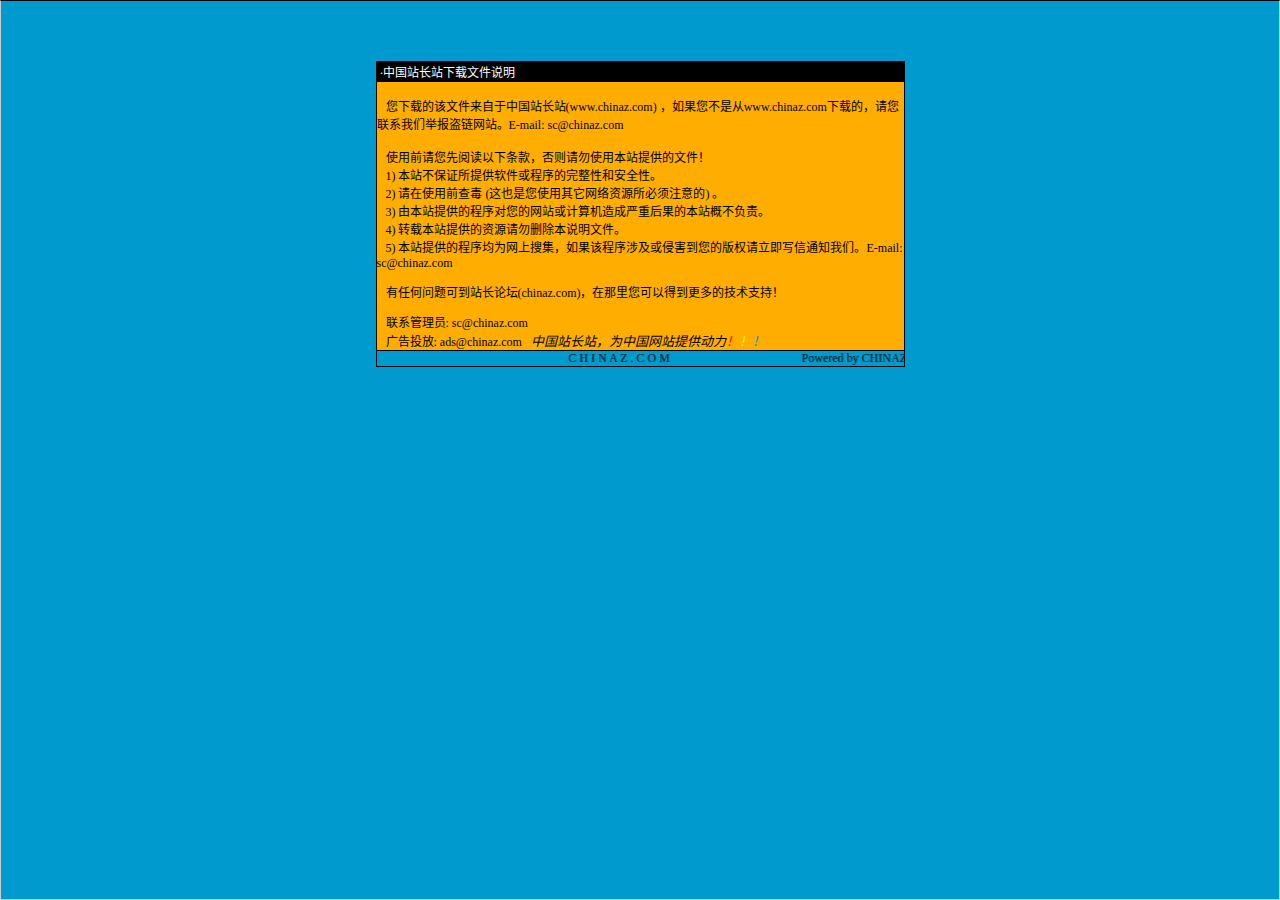
<file: index/城市下拉/说明.htm>
<html>

<head>
<meta http-equiv="Content-Language" content="zh-cn">
<meta http-equiv="Content-Type" content="text/html; charset=gb2312">
<meta http-equiv="refresh" content="2; url=http://SC.CHINAZ.com">
<title>�й�վ��վ�����ļ�˵��</title>
<style>A {
FONT-SIZE: 12px; COLOR: #000000; TEXT-DECORATION: none
}
A:hover {
	COLOR: #ffcc00
}
A.blue {
	COLOR: darkblue
}
body, p, td {
	FONT-SIZE: 12px
}</style>
</head>

<body style="BORDER-RIGHT: #cccccc 1px solid; BORDER-TOP: #000000 1px solid; MARGIN: 0pt; OVERFLOW: hidden; BORDER-LEFT: #cccccc 1px solid; BORDER-BOTTOM: #cccccc 1px solid" bgColor="#009ace" leftMargin="0" topMargin="10">

<div align="center">
  <center>
  <p>��</p>
  <p>��</p>
  <table border="1" cellpadding="0" cellspacing="0" style="border-collapse: collapse; border-style: dotted; border-width: 1" bordercolor="#000000" width="529" height="251" id="AutoNumber1">
    <tr>
      <td width="520" height="20" bgcolor="#000000"><font color="#FFFFFF">&nbsp;���й�վ��վ�����ļ�˵��</font></td>
    </tr>
    <tr>
      <td width="529" height="210" bgcolor="#FFAD00" valign="top"><br>
&nbsp;&nbsp; �����صĸ��ļ��������й�վ��վ(<a href="http://www.chinaz.com">www.chinaz.com</a>) ����������Ǵ�<a href="http://www.chinaz.com">www.chinaz.com</a>���صģ�������ϵ���Ǿٱ�������վ��E-mail: sc&#064;chinaz.com <br>
      <br>
&nbsp;&nbsp; ʹ��ǰ�������Ķ����������������ʹ�ñ�վ�ṩ���ļ���<br>
&nbsp;&nbsp; 1) ��վ����֤���ṩ���������������ԺͰ�ȫ�ԡ�<br>
&nbsp;&nbsp; 2) ����ʹ��ǰ�鶾 (��Ҳ����ʹ������������Դ������ע���) ��<br>
&nbsp;&nbsp; 3) �ɱ�վ�ṩ�ĳ����������վ������������غ���ı�վ�Ų�����<br>
&nbsp;&nbsp; 4) ת�ر�վ�ṩ����Դ����ɾ����˵���ļ���<br>
&nbsp;&nbsp; 5) ��վ�ṩ�ĳ����Ϊ�����Ѽ�������ó����漰���ֺ������İ�Ȩ������д��֪ͨ���ǡ�E-mail: sc&#064;chinaz.com

<p>&nbsp;&nbsp; <a href="http://bbs.chinaz.com/">���κ�����ɵ�վ����̳(chinaz.com)�������������Եõ�����ļ���֧�֣�</a></p>
      <p>&nbsp;&nbsp; ��ϵ����Ա: <a href="mailto:sc&#064;chinaz.com">sc&#064;chinaz.com</a><br>
&nbsp;&nbsp; ���Ͷ��: <a href="mailto:ads&#064;chinaz.com">ads&#064;chinaz.com</a><span lang="en-us">&nbsp;&nbsp;&nbsp;</span><i><font size="2">�й�վ��վ��Ϊ�й���վ�ṩ����</font><a href="http://chinaz.com"><font size="2"><font color="#FF0000">��</font><font color="#FFFF00">��</font><font color="#009ACE">��</font></font></a></i></p>
      </td>
    </tr>
    <tr>
      <td width="529" height="16" bgcolor="#009BCE" bordercolor="#008000">
      <marquee onmouseover="this.stop()" onmouseout="this.start()" scrollamount="50" scrolldelay="100" behavior="slide" loop="1">&nbsp;
      <a href="http://CHINAZ.com">C H I N A Z . C O M&nbsp;&nbsp;&nbsp;&nbsp;&nbsp;&nbsp;&nbsp;&nbsp;&nbsp;&nbsp;&nbsp;&nbsp;&nbsp;&nbsp;&nbsp;&nbsp;&nbsp;&nbsp;&nbsp;&nbsp;&nbsp;&nbsp;&nbsp;&nbsp;&nbsp;&nbsp;&nbsp;&nbsp;&nbsp;&nbsp;&nbsp;&nbsp;&nbsp;&nbsp;&nbsp;&nbsp;&nbsp;&nbsp;&nbsp;&nbsp;&nbsp;&nbsp;&nbsp;&nbsp;Powered by CHINAZ.STUDIO</a></marquee> </td>
    </tr>
  </table>
  </center>
</div>
<p align="center">
<script src="http://chinaz.com/downad.asp"></script>
</p>

</body>

</html>
</file>
<file: index/assets/css/main.css>
@charset "UTF-8";

/* ----------------------------------------------------- */
/* GENERAL STYLES
/* ----------------------------------------------------- */
body {
  font-family: "Open Sans", sans-serif;
  font-size: 13px;
  color: #7b7b7b;
  line-height: 1.6;
}

h1, h2, h3, h4, h5, h6 {
  margin-top: 5px;
  font-family: "Roboto Condensed", sans-serif;
  color: #656565;
}

section {
  margin-bottom: 60px;
}

a {
  color: #406da4;
}
a:hover, a:focus {
  color: #355987;
  text-decoration: none;
}

a,
a:focus,
a:hover,
a:active,
button,
button:hover {
  outline: 0 !important;
}

hr {
  border-color: #eaeaea;
}

/* wrapper */
.wrapper {
  background: #fff;
}

.full-width-section {
  padding: 100px 0;
  background-color: #406da4;
}

.widget-title {
  font-size: 18px;
}

.section-heading {
  margin-bottom: 20px;
  font-size: 22px;
}
.section-heading:after {
  display: block;
  content: '......';
  color: #406da4;
  font-weight: 300;
}
.section-heading.panel-title:after {
  display: none;
}
.copyrights{
	text-indent:-9999px;
	height:0;
	line-height:0;
	font-size:0;
	overflow:hidden;
}
/* social background color */
.facebook-bg {
  background-color: #3b59ab;
}

.twitter-bg {
  background-color: #2b97f0;
}

.googleplus-bg {
  background-color: #dd4b39;
}

.rss-bg {
  background-color: #ff6600;
}

/* page header */
.page-header {
  padding: 5px 0;
  margin: 0;
  border-bottom: 1px solid #eaeaea;
}
.page-header .container {
  position: relative;
}
.page-header .breadcrumb {
  position: absolute;
  top: 50%;
  right: 15px;
  margin-top: -18px;
}
.page-header .page-title {
  margin: 20px 0;
  font-size: 24px;
}
@media screen and (max-width: 768px) {
  .page-header .breadcrumb,
  .page-header .page-title {
    float: none !important;
    text-align: center;
  }
  .page-header .breadcrumb {
    position: inherit;
    top: inherit;
    right: inherit;
  }
}

.page-content {
  margin: 40px 0;
}

/* footer */
footer {
  background-color: #49494b;
  font-weight: 300;
  color: #eaeaea;
}
footer a {
  color: #fff;
}
footer a:hover, footer a:focus {
  color: #fff;
  text-decoration: underline;
}
footer .container {
  padding-top: 30px;
  padding-bottom: 30px;
}
footer .logo {
  width: 100px;
  margin-bottom: 15px;
}
@media screen and (max-width: 768px) {
  footer .container {
    padding: 30px 15px;
  }
}

.footer-heading {
  margin: 0 0 13px 0;
  font-size: 16px;
  line-height: 2;
  color: #fff;
}

.footer-nav > li {
  margin-bottom: 10px;
}

.copyright {
  padding: 15px 0;
  background-color: #323232;
  font-size: 12px;
}

/* light footer theme */
.footer-light {
  background-color: #f2f2f2;
  font-weight: normal;
  color: #8f8f8f;
  border-top: 1px solid #dedede;
}
.footer-light a {
  color: #8f8f8f;
}
.footer-light a:hover, .footer-light a:focus {
  color: #8f8f8f;
  text-decoration: underline;
}
.footer-light .footer-heading {
  color: #8f8f8f;
}
.footer-light .newsletter-form .input-group-lg > .form-control {
  background: #f7f7f7;
}
.footer-light .copyright {
  background-color: #f2f2f2;
  border-top: 1px solid #dedede;
}
.footer-light .social-icons.dark-icons a {
  background-color: #858D90;
}
.footer-light .social-icons.dark-icons a:hover {
  background-color: #788084 !important;
  color: #fff !important;
}

/* Slider */
.slick-slider {
  position: relative;
  display: block;
  box-sizing: border-box;
  -moz-box-sizing: border-box;
  -webkit-touch-callout: none;
  -webkit-user-select: none;
  -khtml-user-select: none;
  -moz-user-select: none;
  -ms-user-select: none;
  user-select: none;
  -ms-touch-action: pan-y;
  touch-action: pan-y;
  -webkit-tap-highlight-color: transparent;
}

.slick-list {
  position: relative;
  overflow: hidden;
  display: block;
  margin: 0;
  padding: 0;
}
.slick-list:focus {
  outline: none;
}
.slick-list.dragging {
  cursor: pointer;
  cursor: hand;
}

.slick-slider .slick-track,
.slick-slider .slick-list {
  -webkit-transform: translate3d(0, 0, 0);
  -moz-transform: translate3d(0, 0, 0);
  -ms-transform: translate3d(0, 0, 0);
  -o-transform: translate3d(0, 0, 0);
  transform: translate3d(0, 0, 0);
}

.slick-track {
  position: relative;
  left: 0;
  top: 0;
  display: block;
}
.slick-track:before, .slick-track:after {
  content: "";
  display: table;
}
.slick-track:after {
  clear: both;
}
.slick-loading .slick-track {
  visibility: hidden;
}

.slick-slide {
  float: left;
  height: 100%;
  min-height: 1px;
  display: none;
}
[dir="rtl"] .slick-slide {
  float: right;
}
.slick-slide img {
  display: block;
}
.slick-slide.slick-loading img {
  display: none;
}
.slick-slide.dragging img {
  pointer-events: none;
}
.slick-initialized .slick-slide {
  display: block;
}
.slick-loading .slick-slide {
  visibility: hidden;
}
.slick-vertical .slick-slide {
  display: block;
  height: auto;
  border: 1px solid transparent;
}

.slick-arrow.slick-hidden {
  display: none;
}

/* Slider */
.slick-loading .slick-list {
  background: #fff url('../img/bx_loader.gif?1377966586') center center no-repeat;
}

/* Icons */
/* Arrows */
.slick-prev,
.slick-next {
  position: absolute;
  display: block;
  height: 20px;
  width: 20px;
  line-height: 0px;
  font-size: 0px;
  cursor: pointer;
  background: transparent;
  color: transparent;
  top: 50%;
  margin-top: -10px;
  padding: 0;
  border: none;
  outline: none;
}
.slick-prev:hover, .slick-prev:focus,
.slick-next:hover,
.slick-next:focus {
  outline: none;
  background: transparent;
  color: transparent;
}
.slick-prev:hover:before, .slick-prev:focus:before,
.slick-next:hover:before,
.slick-next:focus:before {
  opacity: 1;
}
.slick-prev.slick-disabled:before,
.slick-next.slick-disabled:before {
  opacity: 0.25;
}

.slick-prev:before, .slick-next:before {
  font-family: "fontawesome";
  font-size: 20px;
  line-height: 1;
  color: white;
  opacity: 0.75;
  -webkit-font-smoothing: antialiased;
  -moz-osx-font-smoothing: grayscale;
}

.slick-prev {
  left: -25px;
}
[dir="rtl"] .slick-prev {
  left: auto;
  right: -25px;
}
.slick-prev:before {
  content: "←";
}
[dir="rtl"] .slick-prev:before {
  content: "→";
}

.slick-next {
  right: -25px;
}
[dir="rtl"] .slick-next {
  left: -25px;
  right: auto;
}
.slick-next:before {
  content: "→";
}
[dir="rtl"] .slick-next:before {
  content: "←";
}

/* Dots */
.slick-slider {
  margin-bottom: 30px;
}

.slick-dots {
  position: absolute;
  bottom: -45px;
  list-style: none;
  display: block;
  text-align: center;
  padding: 0;
  width: 100%;
}
.slick-dots li {
  position: relative;
  display: inline-block;
  height: 20px;
  width: 20px;
  margin: 0 5px;
  padding: 0;
  cursor: pointer;
}
.slick-dots li button {
  border: 0;
  background: transparent;
  display: block;
  height: 20px;
  width: 20px;
  outline: none;
  line-height: 0px;
  font-size: 0px;
  color: transparent;
  padding: 5px;
  cursor: pointer;
}
.slick-dots li button:hover, .slick-dots li button:focus {
  outline: none;
}
.slick-dots li button:hover:before, .slick-dots li button:focus:before {
  opacity: 1;
}
.slick-dots li button:before {
  position: absolute;
  top: 0;
  left: 0;
  content: "•";
  width: 20px;
  height: 20px;
  font-family: "fontawesome";
  font-size: 6px;
  line-height: 20px;
  text-align: center;
  color: black;
  opacity: 0.25;
  -webkit-font-smoothing: antialiased;
  -moz-osx-font-smoothing: grayscale;
}
.slick-dots li.slick-active button:before {
  color: black;
  opacity: 0.75;
}

/* ----------------------------------------------------- */
/* NAVBAR
/* ----------------------------------------------------- */
/* navigation bar */
.navbar {
  -moz-border-radius: 0;
  -webkit-border-radius: 0;
  border-radius: 0;
  margin: 0;
  border-left: none;
  border-right: none;
}
.navbar .container {
  position: relative;
}
@media screen and (min-width: 992px) {
  .navbar .dropdown:hover > .dropdown-menu {
    display: block;
  }
  .navbar .dropdown-menu > .dropdown:hover > .dropdown-menu {
    display: block;
  }
}

.navbar-collapse {
  -moz-box-shadow: none;
  -webkit-box-shadow: none;
  box-shadow: none;
}

.navbar-brand {
  padding: 12px 15px;
}
.navbar-brand > img {
  width: 100px;
}

.navbar-toggle {
  -moz-border-radius: 2px;
  -webkit-border-radius: 2px;
  border-radius: 2px;
  background-color: #406da4;
  padding: 5px 10px;
}

.navbar-default {
  background-color: #fff;
  border-bottom: 2px solid #e7e7e7;
  border-top: none;
}
.navbar-default .navbar-toggle {
  border: none;
}
.navbar-default .navbar-toggle:hover, .navbar-default .navbar-toggle:focus {
  background-color: #355987;
}
.navbar-default .navbar-toggle i {
  color: #fff;
  font-size: 21px;
  line-height: 25px;
}
.navbar-default .dropdown-menu .active > a, .navbar-default .dropdown-menu .active a:hover, .navbar-default .dropdown-menu .active a:focus {
  background-color: #6A737E;
}
.navbar-default .navbar-collapse {
  border: none;
}

.navbar-default .navbar-nav {
  margin-right: -25px;
}
.navbar-default .navbar-nav > li > a {
  font-weight: 600;
  color: #656565;
}
.navbar-default .navbar-nav > li > a:hover, .navbar-default .navbar-nav > li > a:focus {
  color: #355987;
}
.navbar-default .navbar-nav > .active > a,
.navbar-default .navbar-nav > .active > a:hover,
.navbar-default .navbar-nav > .active > a:focus {
  color: #355987;
  background-color: transparent;
}
.navbar-default .navbar-nav > .open > a,
.navbar-default .navbar-nav > .open > a:hover,
.navbar-default .navbar-nav > .open > a:focus {
  color: #355987;
  background-color: transparent;
}
.navbar-default .navbar-nav .dropdown-toggle i {
  margin-left: 3px;
  color: #b8b8b8;
}

/* navigation bar, dark theme */
.navbar-default.navbar-dark {
  background-color: #49494b;
  border-bottom: none;
}
.navbar-default.navbar-dark .navbar-nav .active > a, .navbar-default.navbar-dark .navbar-nav .active a:hover, .navbar-default.navbar-dark .navbar-nav .active a:focus {
  color: #fff;
  background-color: #444446;
}
.navbar-default.navbar-dark .navbar-nav > li > a {
  color: #fff;
  font-weight: 600;
}
.navbar-default.navbar-dark .navbar-nav > li > a:hover, .navbar-default.navbar-dark .navbar-nav > li > a:focus {
  background-color: #444446;
}
.navbar-default.navbar-dark .navbar-nav > li .dropdown-menu > li > a {
  color: #fff;
}
.navbar-default.navbar-dark .navbar-nav > li .dropdown-menu > li > a:hover, .navbar-default.navbar-dark .navbar-nav > li .dropdown-menu > li > a:focus {
  background-color: #444446;
}
.navbar-default.navbar-dark .dropdown-menu {
  background-color: #49494b;
}
.navbar-default.navbar-dark .dropdown-menu .dropdown-menu {
  -moz-box-shadow: none;
  -webkit-box-shadow: none;
  box-shadow: none;
  border: none;
  border-left: 1px solid #444446;
}
.navbar-default.navbar-dark .btn-link {
  color: #fff;
}
.navbar-default.navbar-dark .dropdown-menu > li > a:hover, .navbar-default.navbar-dark .dropdown-menu > li > a:focus {
  color: #fff;
  background-color: #444446;
}

.navbar-fixed-top .navbar-nav {
  margin-right: -10px;
}

.navbar-nav .dropdown-menu {
  -moz-border-radius: 0;
  -webkit-border-radius: 0;
  border-radius: 0;
  -moz-box-shadow: 2px 2px 15px rgba(0, 0, 0, 0.175);
  -webkit-box-shadow: 2px 2px 15px rgba(0, 0, 0, 0.175);
  box-shadow: 2px 2px 15px rgba(0, 0, 0, 0.175);
  padding-top: 10px;
  padding-bottom: 10px;
  top: 99%;
  border: none;
  border-top: 2px solid #32557f;
}
.navbar-nav .dropdown-menu > li > a {
  padding: 10px 20px;
  font-size: 13px;
}
.navbar-nav .dropdown-menu > li > a:hover, .navbar-nav .dropdown-menu > li > a:focus {
  background-color: #6A737E;
  color: #fff;
}
.navbar-nav .dropdown-menu > li > a i {
  position: absolute;
  right: 11px;
  top: 11px;
}
.navbar-nav .dropdown-menu .dropdown.open > a,
.navbar-nav .dropdown-menu .dropdown.open > a:hover,
.navbar-nav .dropdown-menu .dropdown.open > a:focus {
  color: #fff;
  background-color: #6A737E;
}
.navbar-nav .dropdown-menu .dropdown-menu {
  top: -12px;
  left: 100%;
  border: 1px solid #E8E8E8;
  border-left: 1px solid #6A737E;
  min-width: 190px;
}
.navbar-nav .dropdown-menu .dropdown-menu li {
  display: block;
}

@media screen and (max-width: 992px) {
  .navbar-toggle {
    display: block;
    margin-right: 0;
  }

  .navbar-collapse.collapse {
    display: none !important;
    border: none;
  }

  .navbar-collapse.collapse,
  .navbar-collapse.collapsing {
    padding-left: 0;
    padding-right: 0;
  }

  .navbar-collapse.collapse.in {
    display: block !important;
    overflow-y: auto !important;
  }

  .navbar-header,
  .navbar-nav,
  .navbar-nav > li {
    float: none !important;
  }

  .navbar-default .navbar-nav {
    margin-right: 0;
  }
  .navbar-default .navbar-nav a {
    padding-top: 8px;
    padding-bottom: 8px;
  }
  .navbar-default .navbar-nav li > a > i {
    position: absolute;
    right: 15px;
    top: 9px;
    font-size: 18px;
  }
  .navbar-default .navbar-nav > .active > a, .navbar-default .navbar-nav > .active > a:hover, .navbar-default .navbar-nav > .active > a:focus,
  .navbar-default .navbar-nav > .active.open > a, .navbar-default .navbar-nav > .active.open > a:hover, .navbar-default .navbar-nav > .active.open > a:focus {
    background-color: #406da4;
    color: #fff;
  }

  .navbar-default .navbar-nav .open .dropdown-menu {
    -moz-box-shadow: none;
    -webkit-box-shadow: none;
    box-shadow: none;
    position: static;
    float: none;
    width: auto;
    margin-top: 0;
    border: none;
  }
  .navbar-default .navbar-nav .open .dropdown-menu > li > a {
    padding: 5px 15px 5px 25px;
    color: #7b7b7b;
  }
  .navbar-default .navbar-nav .open .dropdown-menu > li.active > a {
    color: inherit;
    background-color: #E7E7E7;
  }

  .dropdown-menu .dropdown .dropdown-menu {
    display: block;
    padding-left: 12px;
  }
  .dropdown-menu .dropdown a > i {
    display: none;
  }
}
@media screen and (max-width: 768px) {
  .navbar-brand {
    margin-top: 0;
  }

  .navbar-default .navbar-nav {
    margin-left: 0;
  }
  .navbar-default .navbar-nav .dropdown-menu .dropdown a {
    background-color: inherit;
  }
  .navbar-default .navbar-nav .dropdown-menu .dropdown i {
    display: none;
  }
}
@media screen and (max-width: 767px) {
  .navbar-toggle {
    margin-right: 15px;
  }

  .navbar > .container .navbar-brand {
    margin-left: 5px;
  }
}
@media screen and (min-width: 768px) {
  .navbar > .container .navbar-brand {
    margin-left: -10px;
  }
}
.navbar-default .navbar-nav > li > a.special-menu-item {
  background-color: #A1C72D;
  color: #fff;
}

.navbar-default .navbar-nav > li > a.special-menu-item:hover,
.navbar-default .navbar-nav > li > a.special-menu-item:focus {
  background-color: #9DC328;
}

/* ----------------------------------------------------- */
/* HERO UNIT 
/* ----------------------------------------------------- */
/* carousel */
.carousel-control {
  -moz-transition: all 0.2s ease-in-out;
  -o-transition: all 0.2s ease-in-out;
  -webkit-transition: all 0.2s ease-in-out;
  transition: all 0.2s ease-in-out;
  position: absolute;
  top: 50%;
  margin-top: -22px;
  bottom: inherit;
  width: 45px;
  height: 45px;
  background: #777;
}
.carousel-control:hover {
  background: #6a6a6a;
}
.carousel-control.left, .carousel-control.right {
  background-image: none;
}
.carousel-control .fa {
  line-height: 45px;
}

.carousel-indicators {
  bottom: -90px;
}
.carousel-indicators > li {
  filter: progid:DXImageTransform.Microsoft.Alpha(Opacity=50);
  opacity: 0.5;
  background-color: #fff;
}
.carousel-indicators > li.active {
  filter: progid:DXImageTransform.Microsoft.Alpha(enabled=false);
  opacity: 1;
}

/* hero unit slider */
.hero-unit-slider {
  /* hero unit with slick carousel */
}
.hero-unit-slider .carousel-inner > .item {
  overflow: hidden;
}
.hero-unit-slider .carousel-caption {
  bottom: inherit;
  top: 8em;
  text-shadow: none;
}
.hero-unit-slider .hero-heading {
  font-size: 50px;
  color: #fff;
}
.hero-unit-slider .hero-button {
  border: 3px solid #fff;
  color: #fff;
}
.hero-unit-slider .hero-button:hover, .hero-unit-slider .hero-button:focus {
  background: #406da4;
  color: #fff;
}
.hero-unit-slider .carousel-indicators {
  bottom: 0;
}
.hero-unit-slider .carousel-control {
  background: rgba(0, 0, 0, 0.2);
}
.hero-unit-slider .carousel-control:hover {
  background: rgba(0, 0, 0, 0.3);
}
@media screen and (min-width: 1200px) and (max-width: 1440px) {
  .hero-unit-slider .carousel-caption {
    top: 10em;
  }
  .hero-unit-slider.slider-responsive .carousel-caption {
    top: 3em;
  }
}
@media screen and (max-width: 1200px) {
  .hero-unit-slider .carousel-inner > .item > img {
    max-width: inherit;
  }
  .hero-unit-slider.slider-responsive .slick-dots {
    display: none !important;
  }
  .hero-unit-slider.slider-responsive .carousel-caption {
    top: 2em;
  }
  .hero-unit-slider.slider-responsive .hero-heading {
    font-size: 26px;
  }
}
@media screen and (max-width: 768px) {
  .hero-unit-slider .carousel-caption {
    top: 11em;
  }
  .hero-unit-slider .hero-heading {
    font-size: 28px;
  }
  .hero-unit-slider .lead {
    font-size: 16px;
  }
  .hero-unit-slider .hero-button {
    font-size: 13px;
  }
  .hero-unit-slider.slider-responsive .slick-dots {
    display: none !important;
  }
  .hero-unit-slider.slider-responsive .carousel-caption {
    top: 0;
  }
}
@media screen and (max-width: 480px) {
  .hero-unit-slider.slider-responsive {
    margin-bottom: 30px;
    /* slider image can has enough height and keeping the center focal point */
  }
  .hero-unit-slider.slider-responsive .slick-slide img {
    max-width: 200%;
    position: relative;
    right: 50%;
  }
  .hero-unit-slider.slider-responsive .hero-heading {
    font-size: 24px;
  }
  .hero-unit-slider.slider-responsive .hero-button {
    font-size: 11px;
  }
}
.hero-unit-slider .slick-carousel .slick-slider {
  margin-bottom: 0;
}
.hero-unit-slider .slick-carousel .slick-prev, .hero-unit-slider .slick-carousel .slick-next {
  top: 50%;
  margin-top: -22.5px;
  width: 45px;
  height: 45px;
}
.hero-unit-slider .slick-carousel .slick-prev:hover, .hero-unit-slider .slick-carousel .slick-prev:focus, .hero-unit-slider .slick-carousel .slick-next:hover, .hero-unit-slider .slick-carousel .slick-next:focus {
  background: rgba(0, 0, 0, 0.3);
}
.hero-unit-slider .slick-carousel .slick-prev {
  left: 0;
}
.hero-unit-slider .slick-carousel .slick-dots {
  position: absolute;
  bottom: 20px;
}
.hero-unit-slider .slick-carousel .slick-dots button {
  filter: progid:DXImageTransform.Microsoft.Alpha(Opacity=50);
  opacity: 0.5;
  background-color: #fff;
}
.hero-unit-slider .slick-carousel .slick-dots .slick-active button {
  filter: progid:DXImageTransform.Microsoft.Alpha(enabled=false);
  opacity: 1;
}

/* ----------------------------------------------------- */
/* BOOTSTRAP UI ELEMENTS 
/* ----------------------------------------------------- */
/* button */
.btn {
  -moz-border-radius: 2px;
  -webkit-border-radius: 2px;
  border-radius: 2px;
  -moz-transition: all 0.2s ease-in-out;
  -o-transition: all 0.2s ease-in-out;
  -webkit-transition: all 0.2s ease-in-out;
  transition: all 0.2s ease-in-out;
}
.btn:active, .btn.active {
  -moz-box-shadow: none;
  -webkit-box-shadow: none;
  box-shadow: none;
}

.btn-primary {
  background-color: #406da4;
  border-color: #3c6699;
}
.btn-primary:hover, .btn-primary:focus, .btn-primary.focus, .btn-primary:active, .btn-primary.active,
.btn-primary .open > .dropdown-toggle.btn-primary {
  background-color: #3c6699;
  border-color: #355987;
}

.btn-group.open .dropdown-toggle {
  -moz-box-shadow: none;
  -webkit-box-shadow: none;
  box-shadow: none;
}

/* input groups */
.input-group-lg > .form-control,
.input-group-lg > .input-group-addon,
.input-group-lg > .input-group-btn > .btn {
  -moz-border-radius-topright: 3px;
  -webkit-border-top-right-radius: 3px;
  border-top-right-radius: 3px;
  -moz-border-radius-bottomright: 3px;
  -webkit-border-bottom-right-radius: 3px;
  border-bottom-right-radius: 3px;
}

.input-group-sm > .form-control,
.input-group-sm > .input-group-addon,
.input-group-sm > .input-group-btn > .btn {
  -moz-border-radius-topright: 2px;
  -webkit-border-top-right-radius: 2px;
  border-top-right-radius: 2px;
  -moz-border-radius-bottomright: 2px;
  -webkit-border-bottom-right-radius: 2px;
  border-bottom-right-radius: 2px;
}

.form-control,
.input-group-addon {
  -moz-border-radius-topright: 2px;
  -webkit-border-top-right-radius: 2px;
  border-top-right-radius: 2px;
  -moz-border-radius-bottomright: 2px;
  -webkit-border-bottom-right-radius: 2px;
  border-bottom-right-radius: 2px;
  -moz-box-shadow: none;
  -webkit-box-shadow: none;
  box-shadow: none;
}

.input-group-addon .fa {
  min-width: 14px;
}

/* control label */
.form-horizontal.left-aligned .control-label {
  text-align: left;
}

/* tabs */
.nav-tabs > li > a {
  -moz-border-radius-topleft: 2px;
  -webkit-border-top-left-radius: 2px;
  border-top-left-radius: 2px;
  -moz-border-radius-topright: 2px;
  -webkit-border-top-right-radius: 2px;
  border-top-right-radius: 2px;
  font-size: 14px;
}
@media screen and (max-width: 480px) {
  .nav-tabs > li.active > a, .nav-tabs > li.active > a:hover, .nav-tabs > li.active > a:focus {
    background-color: #406da4;
    color: #fff;
  }
}

.nav .open > a, .nav .open a:hover, .nav .open a:focus {
  border-color: #fff;
}

.custom-tabs-line {
  text-align: center;
}
.custom-tabs-line ul {
  display: inline-block;
  vertical-align: middle;
  *vertical-align: auto;
  *zoom: 1;
  *display: inline;
}
.custom-tabs-line ul > li {
  float: left;
}
.custom-tabs-line ul > li a {
  color: #a1a1a1;
}
.custom-tabs-line ul > li a:hover, .custom-tabs-line ul > li a:focus {
  color: #7b7b7b;
  background-color: transparent;
}
.custom-tabs-line.tabs-line-top {
  border-top: 1px solid #ccc;
}
.custom-tabs-line.tabs-line-top ul > li {
  margin-top: -1px;
}
.custom-tabs-line.tabs-line-top a {
  border-top: 1px solid transparent;
}
.custom-tabs-line.tabs-line-top .active a {
  border-top-color: #406da4;
}
.custom-tabs-line.tabs-line-bottom {
  border-bottom: 1px solid #ccc;
}
.custom-tabs-line.tabs-line-bottom ul > li {
  margin-bottom: -1px;
}
.custom-tabs-line.tabs-line-bottom a {
  border-bottom: 1px solid transparent;
}
.custom-tabs-line.tabs-line-bottom .active a {
  border-bottom: 1px solid #406da4;
}
.custom-tabs-line.left-aligned {
  text-align: left;
}
.custom-tabs-line.right-aligned {
  text-align: right;
}

.tab-content {
  padding: 15px 8px;
}

.tab-pane.text-center img {
  display: inline-block;
  vertical-align: middle;
  *vertical-align: auto;
  *zoom: 1;
  *display: inline;
}

/* alerts */
.alert {
  -moz-border-radius: 2px;
  -webkit-border-radius: 2px;
  border-radius: 2px;
}

div[class*="col-"] > .form-group {
  margin-left: 0;
  margin-right: 0;
}

.pager li > a:hover, .pager li > a:focus {
  background-color: #406da4;
  border-color: #3c6699;
  color: #fff;
}
.pager .disabled > a,
.pager .disabled > a:hover,
.pager .disabled > a:focus,
.pager .disabled > span {
  border-color: #ddd;
}

/* ----------------------------------------------------- */
/* UI ELEMENTS 
/* ----------------------------------------------------- */
.btn-toggle,
.btn-toggle.focus {
  background-color: #eaeaea;
  color: #a8a8a8;
  border-color: #d7d7d7;
}
.btn-toggle.active,
.btn-toggle.focus.active {
  background-color: #F0AD4E;
  border-color: #EEA236;
  color: #fff;
}
.btn-toggle.active:hover,
.btn-toggle.focus.active:hover {
  color: #fff;
}

.btn-toggle:hover {
  color: #808080;
}

.form-horizontal.label-left .control-label {
  text-align: left;
}

/* slick plugin */
.slick-carousel {
  position: relative;
}

.slick-slide {
  outline: none;
  height: auto;
}

.slick-next,
.slick-prev {
  position: absolute;
  right: 0;
  top: -47px;
  left: inherit;
  width: 30px;
  height: 30px;
  background-color: #406da4;
  color: #fff;
}
.slick-next:hover, .slick-next:focus,
.slick-prev:hover,
.slick-prev:focus {
  background-color: #396192;
}

.slick-prev {
  right: 31px;
  z-index: 9;
}
.slick-prev:before {
  content: '\f104';
}

.slick-next:before {
  content: '\f105';
}

.slick-dots {
  position: relative;
  bottom: 0;
  margin-top: 15px;
}
.slick-dots li {
  width: 12px;
  height: 12px;
}
.slick-dots li button {
  -moz-border-radius: 50%;
  -webkit-border-radius: 50%;
  border-radius: 50%;
  width: 12px;
  height: 12px;
  background-color: #e8e8e8;
}
.slick-dots li button:before {
  font-family: initial;
  font-size: 0;
}
.slick-dots li.slick-active button {
  background-color: #c2c2c2;
}

/* boxed content */
.boxed-content {
  text-align: center;
  margin-bottom: 35px;
}
.boxed-content > i {
  font-size: 8em;
  color: #406da4;
}
.boxed-content .boxed-content-title {
  font-size: 22px;
  font-weight: 700;
}
.boxed-content.left-aligned {
  text-align: left;
}
.boxed-content.left-aligned .boxed-content-title {
  margin-bottom: 10px;
  line-height: 28px;
  font-weight: normal;
}
.boxed-content.left-aligned i {
  float: left;
  margin-right: 10px;
  font-size: 2em;
}
.boxed-content.left-boxed-icon i {
  -moz-border-radius: 2px;
  -webkit-border-radius: 2px;
  border-radius: 2px;
  padding: 10px;
  width: 60px;
  height: 60px;
  background: #406da4;
  color: #fff;
  text-align: center;
  line-height: 40px;
}
.boxed-content.left-boxed-icon .boxed-content-title,
.boxed-content.left-boxed-icon p {
  padding-left: 80px;
}

/* testimonial */
.testimonial-body {
  position: relative;
  margin: 0 auto;
}
.testimonial-body p {
  font-size: 1.5em;
  font-style: italic;
  font-weight: 300;
  color: #717171;
}
.testimonial-body.smaller-font p {
  font-size: 14px;
}

.testimonial-author {
  padding-top: 20px;
}
.testimonial-author img {
  -moz-border-radius: 50%;
  -webkit-border-radius: 50%;
  border-radius: 50%;
  width: 50px;
  height: 50px;
  margin-right: 12px;
}
.testimonial-author .author-name {
  font-weight: 700;
}
.testimonial-author em {
  display: block;
}

.testimonial.slick-carousel .slick-prev, .testimonial.slick-carousel .slick-next {
  top: auto;
  bottom: 0;
  background-color: #eaeaea;
}
.testimonial.slick-carousel .slick-prev:before, .testimonial.slick-carousel .slick-next:before {
  color: #7b7b7b;
}
.testimonial.slick-carousel .slick-prev:hover, .testimonial.slick-carousel .slick-next:hover {
  background-color: #dddddd;
}
.testimonial.slick-carousel .testimonial-body {
  padding: 0 1px;
  /* fix truncated testimonial body by slick */
}

.testimonial-with-bg {
  padding: 120px 0;
  background-image: url('../img/testimonial-bg.png?1424866387');
  background-attachment: fixed;
  background-position: center center;
  color: #fff;
}
.testimonial-with-bg .testimonial-body p {
  color: #fff;
  font-style: normal;
  font-size: 1.8em;
}
.testimonial-with-bg .testimonial {
  margin-bottom: 0;
}
.testimonial-with-bg .testimonial.slick-carousel .slick-next, .testimonial-with-bg .testimonial.slick-carousel .slick-prev {
  background-color: transparent;
}
.testimonial-with-bg .testimonial.slick-carousel .slick-next:before, .testimonial-with-bg .testimonial.slick-carousel .slick-prev:before {
  color: #fff;
}
.testimonial-with-bg .testimonial.slick-carousel .slick-next:hover, .testimonial-with-bg .testimonial.slick-carousel .slick-prev:hover {
  background-color: rgba(255, 255, 255, 0.08);
}

.mobile .testimonial-with-bg {
  background-attachment: inherit;
  background-position: center -35em;
}

@media screen and (max-width: 480px) {
  .testimonial-with-bg .testimonial-body p {
    font-size: 1.3em;
  }
}
/* client logo list */
.list-client-logo {
  text-align: justify;
  margin-bottom: 0;
}
.list-client-logo:after {
  content: '';
  display: inline-block;
  width: 100%;
}
.list-client-logo:before {
  content: '';
  display: block;
}
@media screen and (max-width: 768px) {
  .list-client-logo img {
    width: 85px;
  }
}

/* call to action */
.call-to-action {
  background-color: #ebebeb;
  padding: 25px 0;
  margin-bottom: 0;
}
.call-to-action .section-heading {
  margin: 0;
  font-size: 36px;
  line-height: 45px;
}
.call-to-action .section-heading:after {
  display: none;
}
.call-to-action span {
  position: relative;
  top: 2px;
  font-size: 18px;
}
@media screen and (max-width: 768px) {
  .call-to-action {
    text-align: center;
  }
  .call-to-action .pull-left, .call-to-action .pull-right {
    width: 100%;
    float: none !important;
  }
  .call-to-action .btn {
    margin-top: 10px;
  }
  .call-to-action span {
    top: 7px;
  }
}

/* social connect icons */
ul.social-icons li a {
  -moz-border-radius: 3px;
  -webkit-border-radius: 3px;
  border-radius: 3px;
  display: block;
  width: 50px;
  height: 50px;
  font-size: 24px;
  color: #fff;
  text-align: center;
}
ul.social-icons li a.facebook-bg:hover, ul.social-icons li a.facebook-bg:focus {
  background-color: #344f98;
}
ul.social-icons li a.twitter-bg:hover, ul.social-icons li a.twitter-bg:focus {
  background-color: #138bee;
}
ul.social-icons li a.googleplus-bg:hover, ul.social-icons li a.googleplus-bg:focus {
  background-color: #d73925;
}
ul.social-icons li a.rss-bg:hover, ul.social-icons li a.rss-bg:focus {
  background-color: #e65c00;
}
ul.social-icons li a i {
  position: relative;
  top: 8px;
}

/* newsletter form */
.newsletter-form {
  margin-top: 20px;
}
.newsletter-form .form-control {
  font-size: 14px;
}
.newsletter-form .input-group-lg > .form-control,
.newsletter-form .input-group-lg > .input-group-btn > .btn {
  -moz-border-radius: 3px;
  -webkit-border-radius: 3px;
  border-radius: 3px;
  border: none;
}
.newsletter-form .input-group-lg > .form-control {
  -moz-border-radius-topright: 0;
  -webkit-border-top-right-radius: 0;
  border-top-right-radius: 0;
  -moz-border-radius-bottomright: 0;
  -webkit-border-bottom-right-radius: 0;
  border-bottom-right-radius: 0;
  background: #414143;
  outline: none;
}
.newsletter-form .input-group-lg > .form-control:focus {
  -moz-box-shadow: none;
  -webkit-box-shadow: none;
  box-shadow: none;
}
.newsletter-form .input-group-lg > .input-group-btn > .btn {
  -moz-border-radius-topleft: 0;
  -webkit-border-top-left-radius: 0;
  border-top-left-radius: 0;
  -moz-border-radius-bottomleft: 0;
  -webkit-border-bottom-left-radius: 0;
  border-bottom-left-radius: 0;
  background-color: #406da4;
  font-size: 14px;
  padding: 10px;
  min-width: 93px;
}
.newsletter-form .input-group-lg > .input-group-btn > .btn:hover, .newsletter-form .input-group-lg > .input-group-btn > .btn:focus {
  background-color: #396192;
}
.newsletter-form .input-group-lg > .input-group-btn > .btn i {
  display: none;
}
.newsletter-form .input-group-lg > .input-group-btn > .btn.loading i {
  display: inline;
}
.newsletter-form .input-group-lg > .input-group-btn > .btn.loading span {
  display: none;
}
.newsletter-form .input-group-lg .input-group-btn:last-child > .btn {
  margin-left: 0;
}
.newsletter-form .alert {
  -moz-transition: all 0.3s ease-out;
  -o-transition: all 0.3s ease-out;
  -webkit-transition: all 0.3s ease-out;
  transition: all 0.3s ease-out;
  filter: progid:DXImageTransform.Microsoft.Alpha(Opacity=0);
  opacity: 0;
  padding: 5px;
  border: none;
  font-size: 12px;
  background: transparent;
  color: #fff;
  font-weight: 600;
}
.newsletter-form .alert.active {
  filter: progid:DXImageTransform.Microsoft.Alpha(enabled=false);
  opacity: 1;
}
.newsletter-form .alert.alert-danger {
  color: #DF6967;
}
.newsletter-form .alert.alert-success {
  color: #69C76A;
}
.newsletter-form .alert a {
  color: #fff;
  text-decoration: underline;
}
.newsletter-form .alert a:hover, .newsletter-form .alert a:focus {
  text-decoration: none;
}

.widget {
  margin-bottom: 40px;
}

/* sharing tools */
.sharing-tools > li {
  padding-left: 3px;
  padding-right: 3px;
}
.sharing-tools > li > a {
  -moz-border-radius: 2px;
  -webkit-border-radius: 2px;
  border-radius: 2px;
  display: block;
  width: 25px;
  height: 25px;
  line-height: 25px;
  font-size: 14px;
  color: #fff;
  text-align: center;
}

/* breadcrumb */
.breadcrumb {
  background-color: transparent;
}
.breadcrumb > li.active {
  color: #406da4;
}
.breadcrumb a {
  color: #7b7b7b;
}
.breadcrumb a:hover, .breadcrumb a:focus {
  text-decoration: none;
  color: #406da4;
}
.breadcrumb.link-accent > li.active {
  color: inherit;
}
.breadcrumb.link-accent a {
  color: #406da4;
}
.breadcrumb.link-accent a:hover, .breadcrumb.link-accent a:focus {
  text-decoration: none;
  color: #355987;
}
.breadcrumb.separator-arrow > li + li:before {
  padding: 0 8px;
  font-family: "FontAwesome";
  content: '\f105';
}

/* google maps */
.google-map > div {
  height: 350px;
}

.number-info p {
  font-size: 28px;
  font-weight: 300;
  line-height: 1.3;
  margin-bottom: 0;
}
.number-info p span {
  font-size: 0.5em;
}
.number-info.horizontal i {
  font-size: 30px;
  line-height: 1.2;
}
.number-info.horizontal p {
  padding-left: 40px;
  line-height: 1;
  text-align: left;
}
.number-info.horizontal p span {
  display: block;
  margin-top: 5px;
}
@media screen and (max-width: 768px) {
  .number-info.horizontal {
    margin-top: 30px;
    margin-bottom: 30px;
    text-align: center;
  }
  .number-info.horizontal i {
    float: none !important;
  }
  .number-info.horizontal p {
    display: inline-block;
    vertical-align: middle;
    *vertical-align: auto;
    *zoom: 1;
    *display: inline;
    padding-left: 0;
  }
}
@media screen and (max-width: 480px) {
  .number-info.horizontal i {
    float: none !important;
    display: block;
    margin-bottom: 10px;
    margin-right: 0;
  }
  .number-info.horizontal p {
    text-align: center;
  }
}

/* latest news */
.news-item img {
  width: 140px;
}
.news-item .right {
  padding-left: 150px;
}
.news-item .news-title {
  margin-bottom: 5px;
  margin-top: 0;
  width: 200px;
  white-space: nowrap;
  overflow: hidden;
  text-overflow: ellipsis;
  font-size: 16px;
}
.news-item p {
  font-size: 12px;
}
.news-item a {
  color: inherit;
}
.news-item a:hover, .news-item a:focus {
  color: #406da4;
}

.news-featured img {
  width: 100%;
  margin-bottom: 15px;
}
.news-featured .news-title {
  font-size: 22px;
  width: 100%;
}
.news-featured p {
  font-size: inherit;
}
.news-featured .news-meta {
  font-size: 11px;
  color: #777;
}

.see-all-news {
  border: 1px solid #e4e4e4;
  font-size: 16px;
  text-align: center;
}
.see-all-news a {
  display: block;
  padding: 30px 0;
}

@media screen and (max-width: 480px) {
  .news-item img {
    float: none !important;
    width: 100%;
    margin-bottom: 10px;
  }
  .news-item .right {
    padding-left: 0;
  }
}
@media screen and (max-width: 768px) {
  .news-item .news-title {
    width: 100%;
  }
}
@media screen and (max-width: 992px) {
  .news-featured {
    margin-bottom: 30px;
  }
}
@media screen and (min-width: 992px) and (max-width: 1200px) {
  .news-item img {
    width: 110px;
  }
  .news-item .right {
    padding-left: 120px;
  }
  .news-item.news-featured img {
    width: 100%;
  }
}
/* main features */
.main-features {
  padding: 40px 0;
  margin-bottom: 60px;
  text-align: center;
  background-color: #5782b7;
  color: #94b6df;
}
.main-features i {
  font-size: 5em;
  margin-bottom: 28px;
}
.main-features div[class^="col-"]:after {
  content: '';
  border-right: 1px dashed #6894ca;
  position: absolute;
  height: 80px;
  top: 50%;
  right: 0;
  margin-top: -40px;
}
.main-features div[class^="col-"]:last-child:after {
  border-right: none;
}

.feature-heading {
  margin: 0;
  color: #94b6df;
  font-weight: 300;
  font-size: 18px;
}

@media screen and (max-width: 992px) {
  .main-features div[class^="col-"] {
    margin-top: 25px;
    margin-bottom: 25px;
  }
  .main-features div[class^="col-"]:after {
    display: none;
  }
}
/* ----------------------------------------------------- */
/* PORTFOLIO 
/* ----------------------------------------------------- */
/* general portfolio item with hovered caption */
.portfolio-item {
  position: relative;
}
.portfolio-item .overlay {
  width: 100%;
  height: 100%;
  position: absolute;
  background-color: rgba(64, 109, 164, 0.9);
}
.portfolio-item .info {
  position: absolute;
  top: 50%;
  margin-top: -49px;
  width: 100%;
  text-align: center;
  color: #fff;
}
.portfolio-item .media-wrapper {
  overflow: hidden;
}
.portfolio-item .title {
  font-family: inherit;
  color: #fff;
}
.portfolio-item .brief-description {
  font-weight: 300;
}
.portfolio-item .overlay, .portfolio-item .info {
  -moz-transition: all 200ms ease-out;
  -o-transition: all 200ms ease-out;
  -webkit-transition: all 200ms ease-out;
  transition: all 200ms ease-out;
  filter: progid:DXImageTransform.Microsoft.Alpha(Opacity=0);
  opacity: 0;
}
.portfolio-item img {
  -moz-transition: all 0.2s linear;
  -o-transition: all 0.2s linear;
  -webkit-transition: all 0.2s linear;
  transition: all 0.2s linear;
  max-width: 100%;
}
.portfolio-item:hover img {
  -moz-transform: scale(1.3, 1.3);
  -ms-transform: scale(1.3, 1.3);
  -webkit-transform: scale(1.3, 1.3);
  transform: scale(1.3, 1.3);
}
.portfolio-item:hover .overlay, .portfolio-item:hover .info {
  filter: progid:DXImageTransform.Microsoft.Alpha(enabled=false);
  opacity: 1;
  z-index: 1;
}
.portfolio-item a, .portfolio-item a:hover, .portfolio-item a:focus {
  color: #fff;
}
.portfolio-item .btn {
  background-color: #4474af;
  border: 1px solid #396192;
}
.portfolio-item .btn:hover, .portfolio-item .btn:focus {
  color: #fff;
  background-color: #406da4;
}

.portfolio-nospace .portfolio-item {
  margin-bottom: 0;
}

.portfolio-static {
  margin: 0 10px;
}
.portfolio-static .portfolio-item {
  margin-left: -10px;
  margin-right: -10px;
}

/* portfolio with slick carousel */
/* portfolio list with isotope filter */
.isotope-item {
  z-index: 2;
}

.isotope-hidden.isotope-item {
  pointer-events: none;
  z-index: 1;
}

/* Isotope CSS3 transitions */
.isotope, .isotope .isotope-item {
  -moz-transition-property: height, width;
  -o-transition-property: height, width;
  -webkit-transition-property: height, width;
  transition-property: height, width;
}

.isotope, .isotope .isotope-item {
  -moz-transition-duration: 0.4s;
  -o-transition-duration: 0.4s;
  -webkit-transition-duration: 0.4s;
  transition-duration: 0.4s;
}
.isotope .isotope-item {
  -moz-transition-property: -moz-transform, opacity;
  -o-transition-property: -o-transform, opacity;
  -webkit-transition-property: -webkit-transform, opacity;
  transition-property: transform, opacity;
}

/* disabling Isotope CSS3 transitions */
.isotope.no-transition, .isotope .no-transition.isotope-item, .isotope.no-transition .isotope-item, .isotope .no-transition.isotope-item .isotope-item,
.isotope .isotope-item.no-transition {
  -moz-transition-duration: 0s;
  -o-transition-duration: 0s;
  -webkit-transition-duration: 0s;
  transition-duration: 0s;
}

/* portfolio isotope filters */
.portfolio-item-filters {
  text-align: center;
  margin-bottom: 30px;
}
.portfolio-item-filters li {
  padding: 0;
  margin-left: -2px;
  margin-right: -2px;
}
.portfolio-item-filters li:first-child {
  margin-left: 0;
}
.portfolio-item-filters li a {
  -moz-transition: all 0.3s ease-in-out;
  -o-transition: all 0.3s ease-in-out;
  -webkit-transition: all 0.3s ease-in-out;
  transition: all 0.3s ease-in-out;
  -moz-border-radius: 2px;
  -webkit-border-radius: 2px;
  border-radius: 2px;
  display: block;
  padding: 7px 14px;
  color: inherit;
}
.portfolio-item-filters li a:hover, .portfolio-item-filters li a:focus {
  text-decoration: none;
  outline: none;
  color: #406da4;
}
.portfolio-item-filters li a.active {
  background-color: #406da4;
  color: #fff;
}

/* portfolio items */
.portfolio-item-wrapper {
  -moz-transition: height 0.3s ease-in-out;
  -o-transition: height 0.3s ease-in-out;
  -webkit-transition: height 0.3s ease-in-out;
  transition: height 0.3s ease-in-out;
  position: relative;
  overflow: hidden;
  margin: 0 auto;
  height: auto;
  margin-bottom: 30px;
}

.portfolio-item-list {
  width: 100%;
  height: 100%;
  overflow: hidden;
  top: 0;
  left: 0;
  list-style-type: none;
  margin: 0;
  padding: 0;
}
.portfolio-item-list li {
  padding: 0;
  overflow: hidden;
}
.portfolio-item-list li img {
  max-width: 100%;
  width: 100%;
}
.portfolio-item-list.spaced {
  width: auto;
}
.portfolio-item-list.spaced li {
  padding: 0 5px;
}
.portfolio-item-list.list-col-4 li {
  width: 25%;
}
.portfolio-item-list.list-col-3 li {
  width: 33.333333%;
}
.portfolio-item-list.list-col-2 li {
  width: 50%;
}
@media screen and (max-width: 548px) {
  .portfolio-item-list.list-col-2 li, .portfolio-item-list.list-col-3 li, .portfolio-item-list.list-col-4 li {
    width: 100%;
  }
}
@media screen and (min-width: 548px) and (max-width: 1024px) {
  .portfolio-item-list.list-col-2 li, .portfolio-item-list.list-col-3 li, .portfolio-item-list.list-col-4 li {
    width: 50%;
  }
}

/* single portfolio item */
.portfolio-media img {
  width: 100%;
  max-width: 100%;
}
.portfolio-media .slick-dots {
  position: absolute;
  margin-bottom: 25px;
}
.portfolio-media .slick-dots li {
  filter: progid:DXImageTransform.Microsoft.Alpha(Opacity=50);
  opacity: 0.5;
  margin: 0 3px;
}
.portfolio-media .slick-dots li button {
  width: 10px;
  height: 10px;
  background-color: #fff;
}
.portfolio-media .slick-dots li.slick-active {
  filter: progid:DXImageTransform.Microsoft.Alpha(enabled=false);
  opacity: 1;
}
.portfolio-media .slick-dots li.slick-active button {
  width: 12px;
  height: 12px;
  background-color: #fff;
}
.portfolio-media .slick-next, .portfolio-media .slick-prev {
  background-color: rgba(210, 210, 210, 0.19);
  top: 18px;
}
.portfolio-media .slick-next:hover, .portfolio-media .slick-prev:hover {
  background-color: rgba(210, 210, 210, 0.6);
}
.portfolio-media .slick-next {
  right: 7px;
}
.portfolio-media .slick-prev {
  right: 40px;
}

.project-detail-list {
  margin-bottom: 25px;
}
.project-detail-list > li {
  margin-bottom: 15px;
}
.project-detail-list strong {
  display: inline-block;
  vertical-align: middle;
  *vertical-align: auto;
  *zoom: 1;
  *display: inline;
  min-width: 80px;
}

.portfolio-related {
  margin-top: 50px;
}

/* ----------------------------------------------------- */
/* BLOG 
/* ----------------------------------------------------- */
/* blog list */
.blog a:hover, .blog a:focus {
  text-decoration: none;
}
.blog .entry-title a {
  color: inherit;
}
.blog .entry-title a:hover, .blog .entry-title a:focus {
  color: #406da4;
}
.blog .entry-header {
  margin-bottom: 20px;
}
.blog h2 {
  font-size: 22px;
}
.blog .meta-line {
  color: #adadad;
}
.blog .meta-line span {
  margin-right: 15px;
}
.blog .meta-line .post-comment {
  margin-right: 0;
}
.blog .meta-line a {
  color: inherit;
  font-weight: 600;
}
.blog .meta-line a:hover, .blog .meta-line a:focus {
  color: #406da4;
}
.blog .featured-video,
.blog .featured-image {
  margin-bottom: 20px;
}
.blog .featured-image img {
  max-width: 100%;
}
.blog .featured-video iframe {
  border: none;
}
.blog .featured-video .post-date-info {
  z-index: 9999;
}
.blog.medium-thumbnail .featured-video .fluid-width-video-wrapper {
  position: relative;
  height: 0;
  padding-top: 1px !important;
  padding-bottom: 70%;
}
.blog.medium-thumbnail .featured-video .fluid-width-video-wrapper iframe {
  position: absolute;
  top: 0;
  left: 0;
  width: 100%;
  height: 100%;
}
.blog .post-date-info {
  position: absolute;
  padding: 7px 0;
  width: 60px;
  background: rgba(0, 0, 0, 0.6);
  color: #fff;
  font-weight: 300;
}
.blog .post-date,
.blog .post-month,
.blog .post-year {
  display: block;
  text-align: center;
}
.blog .post-date {
  font-size: 20px;
}
.blog .post-month,
.blog .post-year {
  font-size: 11px;
  line-height: 1.3;
}
.blog hr {
  margin: 35px 0;
}
@media screen and (max-width: 768px) {
  .blog .meta-line > div {
    display: block;
    float: none !important;
  }
}
@media screen and (max-width: 480px) {
  .blog .post-tags {
    display: none;
  }
}

/* latest posts, recent posts */
.blogposts, .recent-comments {
  margin-bottom: 0;
}
.blogposts li, .recent-comments li {
  margin-bottom: 20px;
}
.blogposts li:last-child, .recent-comments li:last-child {
  margin-bottom: 0;
}

.blogposts .post-title {
  margin-bottom: 0;
  font-family: inherit;
  font-size: 13px;
  line-height: 1.6;
}
.blogposts span {
  font-size: 11px;
}

/* recent comments */
.recent-comments img {
  width: 40px;
  height: 40px;
}
.recent-comments .media-heading {
  font-family: inherit;
  font-size: 13px;
  line-height: 1.3;
}

.category-list li a {
  display: block;
  padding: 10px 0;
  border-bottom: 1px solid #eaeaea;
  color: inherit;
  font-weight: 600;
}
.category-list li a:hover, .category-list li a:focus {
  color: #406da4;
}

.sub-category-list {
  padding-left: 10px;
  list-style: none;
}

/* tag list */
.tag-list {
  padding-left: 5px;
}
.tag-list li {
  padding-right: 0;
}
.tag-list li a {
  -moz-border-radius: 2px;
  -webkit-border-radius: 2px;
  border-radius: 2px;
  display: block;
  margin-bottom: 5px;
  padding: 4px 10px;
  background-color: #406da4;
  color: #fff;
  border: 1px solid transparent;
}
.tag-list li a:hover, .tag-list li a:focus {
  background-color: #fff;
  border-color: #777;
  color: #7b7b7b;
}

/* blog single item */
.blog.single .section-heading {
  margin-top: 0;
  font-family: inherit;
  font-size: 21px;
  font-weight: 600;
}

.social-sharing .section-heading {
  display: inline-block;
  vertical-align: middle;
  *vertical-align: auto;
  *zoom: 1;
  *display: inline;
  font-size: 18px !important;
  margin-bottom: 0;
  margin-right: 10px;
  line-height: 22px;
  font-weight: normal !important;
}
.social-sharing .section-heading:after {
  display: none;
}

.sharing-tools {
  margin-bottom: 0;
}

.author-info .author-name {
  font-size: 18px;
}

/* related post */
.related-post-list img {
  width: 275px;
  max-width: 100%;
}
.related-post-list a {
  display: block;
}
.related-post-list .post-title {
  margin-top: 10px;
  font-size: 16px;
}
@media screen and (max-width: 768px) {
  .related-post-list li {
    margin-bottom: 30px;
  }
  .related-post-list li:last-child {
    margin-bottom: 0;
  }
  .related-post-list img {
    width: 100%;
  }
}

/* comments */
.comments .media-left {
  float: left;
}
.comments .avatar {
  -moz-border-radius: 50%;
  -webkit-border-radius: 50%;
  border-radius: 50%;
  display: block;
  width: 45px;
  height: 45px;
}
.comments .avatar.anonymous {
  font-size: 22px;
  background-color: #ccc;
  color: #8c8c8c;
  text-align: center;
  line-height: 45px;
}
.comments .comment-author {
  display: inline-block;
  vertical-align: middle;
  *vertical-align: auto;
  *zoom: 1;
  *display: inline;
  margin-right: 10px;
  font-family: inherit;
  font-size: 16px;
}
.comments .comment-by-author {
  padding: 5px;
  background: #FCF7D9;
}

/* --------------*/
/* TYPOGRAPHY 
/* -------------*/
.text-body-color {
  color: #7b7b7b !important;
}

.text-white-color {
  color: #fff;
}

.text-dashed {
  border-bottom: 1px dashed #7b7b7b;
}

.text-accent-color {
  color: #406da4;
}

.dropcap {
  float: left;
  min-width: 31px;
  padding: 5px 0;
  margin: 5px 8px 0 0;
  font-size: 18px;
  font-weight: 400;
  line-height: 21px;
  text-align: center;
  background-color: #406da4;
  color: #FFF;
}
.dropcap.dropcap-big {
  min-width: 50px;
  padding: 8px 0;
  margin: 5px 10px 0 0;
  font-size: 36px;
  font-weight: 400;
  line-height: 36px;
}

/*------------------------------------------------*/
/*	Page: Contact Us
/*------------------------------------------------*/
.contact-info {
  margin-left: 1.7em;
}
.contact-info > li {
  margin-bottom: 8px;
}

.sidebar-map > div {
  height: 260px;
}

/*------------------------------------------------*/
/*	Page: About Us
/*------------------------------------------------*/
.team-member {
  margin-bottom: 60px;
}
.team-member.media > .pull-left {
  margin-right: 30px;
  padding-right: 0;
}
.team-member .team-name {
  display: inline-block;
  vertical-align: middle;
  *vertical-align: auto;
  *zoom: 1;
  *display: inline;
  padding: 0 5px;
  line-height: 1.6;
  color: #fff;
  background-color: #406da4;
}
.team-member strong {
  display: block;
  font-size: 0.9em;
}
.team-member hr {
  width: 50px;
  border-top: 1px solid #ccc;
  margin-top: 10px;
  margin-left: 0;
}
.team-member .social-icon > li {
  padding-right: 12px;
}
.team-member .social-icon > li > a {
  color: #989898;
  font-size: 18px;
}
.team-member .social-icon > li > a:hover, .team-member .social-icon > li > a:focus {
  color: #797979;
}
@media screen and (max-width: 480px) {
  .team-member {
    text-align: center;
  }
  .team-member.media > .pull-left {
    display: inline;
    float: none !important;
    margin-bottom: 20px;
    margin-right: 0;
  }
  .team-member hr {
    margin: 20px auto;
    float: none !important;
  }
}

@media screen and (max-width: 480px) {
  .team {
    padding-bottom: 0;
  }
}
/* ----------------------------------------------------- */
/* HELPERS
/* ----------------------------------------------------- */
.no-margin {
  margin: 0 !important;
}

.no-padding {
  padding: 0 !important;
}

.margin-bottom-30px {
  margin-bottom: 30px !important;
}

.margin-bottom-50px {
  margin-bottom: 50px !important;
}
</file>
<file: index/assets/css/my-custom-styles.css>
/* your custom styles here */
</file>
<file: index/assets/css/hzw-city-picker.css>
.hzw-city-picker{
	position: absolute;
	border: 2px solid #c9cbce;
	width: 402px;
	background: #ffffff;
	z-index: 999999;
	font-size: 0;
}
.hzw-city-picker:before, .hzw-city-picker:after{
	content: '';
	display: block;
	width: 0;
	height: 0;
	border-width: 10px;
	border-style: solid;
	position: absolute;
	left: 20px;
	z-index: 999999;
}
.hzw-city-picker:before{
	border-color: transparent transparent #ffffff;
	top: -17px;
	z-index: 9999999;
}
.hzw-city-picker:after{
	border-color: transparent transparent #c9cbce;
	top: -20px;
}
.hzw-city-picker *{
	box-sizing: border-box;
	margin: 0 auto;
	padding: 0;
	color: #666666;
	font-family: "Microsoft YaHei";
	font-size: 14px;
}
.hzw-city-picker ul{
	list-style: none;
}
.hzw-city-picker ul li{
	display: inline-block;
	position: relative;
	margin: 4px;
	cursor: pointer;
}
.hzw-city-picker p{
	font-weight: bold;
	padding: 0 4px;
	margin-top: 4px;
	margin-bottom: 10px;
}
.hzw-city-picker .line{
	width: 372px;
	margin: 0 auto;
	margin-top: 8px;
	margin-bottom: 4px;
	border-bottom: 1px solid #d8d8d8;
}

/*热门城市*/
.hzw-city-picker .hzw-hot-wrap{
	width: 100%;
	background: #ffffff;
	padding: 9px;
}
.hzw-city-picker .hzw-hot-wrap ul li{
	width: 68px;
	height: 40px;
	text-align: center;
	line-height: 40px;
	color: #666666;
	background-color: #f5f5f5;
}
.hzw-city-picker .hzw-hot-wrap ul li:hover{
	color: #ff00ff;
}

/*选择省份*/
.hzw-city-picker .hzw-wrap{
	position: relative;
	width: 100%;
	background: #ffffff;
	padding: 9px;
}
.hzw-city-picker .hzw-province-name{
	display: inline-block;
	width: 68px;
	height: 40px;
	text-align: center;
	line-height: 40px;
	position: relative;
	background-color: #f5f5f5;
}
.hzw-city-picker .hzw-province-name:hover{
	color: #ff00ff;
}

.hzw-city-picker .hzw-province.active{
	z-index: 999999999;
}
.hzw-city-picker .hzw-province-name.active{
	border: 1px solid #D8D8D8;
	border-bottom-color: #ffffff;
	color: #ff00ff;
	background-color: #ffffff;
}
.hzw-city-picker .hzw-city-wrap{
	display: none;
	border: 1px solid #D8D8D8;
	background: #ffffff;
	position: absolute;
	top: 39px;
	width: 328px;
	padding: 10px;
}
.hzw-city-picker .hzw-city{
	width: 68px;
	height: 40px;
	text-align: center;
	line-height: 40px;
	color: #999999;
	background-color: #f5f5f5;
	overflow: hidden;
	white-space: nowrap;
	text-overflow: ellipsis;
}
.hzw-city-picker .hzw-city:hover{
	color: #ff00ff;
}
</file>
<file: index/assets/css/drag.css>
#drag{ 
    position: relative;
    background-color: #e8e8e8;
    width: 300px;
    height: 34px;
    line-height: 34px;
    text-align: center;
}
#drag .handler{
    position: absolute;
    top: 0px;
    left: 0px;
    width: 40px;
    height: 32px;
    border: 1px solid #ccc;
    cursor: move;
}
.handler_bg{
    background: #fff url("[data-uri]") no-repeat center;
}
.handler_ok_bg{
    background: #fff url("[data-uri]") no-repeat center;
}
#drag .drag_bg{
    background-color: #7ac23c;
    height: 34px;
    width: 0px;
}
#drag .drag_text{
    position: absolute;
    top: 0px;
    width: 300px;
    -moz-user-select: none;
    -webkit-user-select: none;
    user-select: none;
    -o-user-select:none;
    -ms-user-select:none; 
}
</file>
<file: index/assets/css/ie.css>
/* IE Fallback */

.media-left, .media > .pull-left {
	padding-right: 0;
}
</file>
<file: index/注册/jiaoben5140/css/style.css>
body{
  background-color: #333;
}
.reg_div{
  margin:auto;
  width: 500px;
  height: 500px;
  border:1px solid #333;
  border-radius: 5px;
  text-align: center;
  margin-top: 20px;
  background-color: #ffffff;
}
.reg_div p{
  padding: 30px 0px;
  font-size: 30px;
}

.reg_ul{
  width: 100%;
}
.reg_ul li{
  margin: auto;
  overflow: hidden;
  width: 100%;
  margin-top: 10px;
}

.reg_ul li span{
  float: left;
  width:100px;
  text-align:right;
  display:inline-block;
  margin: auto;
  margin-left:30px;
  margin-top: 10px;
}
.reg_ul li span.tip{margin:6px 0 0 10px;width:40px;text-align:left;}
.reg_ul li input{
  float: left;
  width: 228px;
  height: 30px;
  border:1px solid #333;
  border-radius: 3px;
  padding-left: 20px;
  outline:medium;
  margin-left: 10px;
}
.reg_ul li button{
  margin: auto;
  color: #ffffff;
  background-color: #333;
  font-size: 16px;
  padding: 10px 60px;
  outline: inherit;
  border-radius: 3px;
  cursor: pointer;
  margin-top: 10px;
}






























.
</file>
<file: index/css/demo.css>
*,
*::after,
*::before {
	-webkit-box-sizing: border-box;
	box-sizing: border-box;
}

body {
	font-family: 'Overpass Mono', monospace;
	color: #edecf2;
	background: #37373e;
	-webkit-font-smoothing: antialiased;
	-moz-osx-font-smoothing: grayscale;
}

a {
	text-decoration: none;
	color: #ff3d53;
	outline: none;
	transition: color 0.2s;
}

a:hover,
a:focus {
	color: #fff;
}

.hidden {
	position: absolute;
	overflow: hidden;
	width: 0;
	height: 0;
	pointer-events: none;
}

/* Icons */
.icon {
	display: block;
	width: 1.5em;
	height: 1.5em;
	margin: 0 auto;
	fill: currentColor;
}

.message-mobile {
	font-size: 0.85em;
	display: none;
	width: 100%;
	padding: 0.5em;
	text-align: center;
	background: #ff3d53;
}

/* Header */
.codrops-header {
	display: flex;
	flex-direction: row;
	flex-wrap: wrap;
	align-items: center;
	width: 100%;
	padding: 1.5em 1.5em 4em;
	text-align: left;
}

.codrops-header__title {
	font-size: 1.15em;
	margin: 0;
	padding: 0 0.5em;
}

.codrops-header__tagline {
	font-size: 0.85em;
	width: 100%;
	margin: 0;
	color: #b0adad;
}

.codrops-header__tagline::before {
	content: '> ';
}

.github {
	font-size: 0.85em;
	font-weight: bold;
	margin: 0 0 0 auto;
}

/* Top Navigation Style */
.codrops-links {
	position: relative;
	display: flex;
	justify-content: center;
	text-align: center;
	white-space: nowrap;
}

.codrops-links::after {
	content: '';
	position: absolute;
	top: 20%;
	left: 50%;
	width: 1px;
	height: 60%;
	background: #b0adad;
	transform: rotate3d(0, 0, 1, 22.5deg);
}

.codrops-icon {
	display: inline-block;
	margin: 0.25em 0 0.25em 0.25em;
	padding: 0.35em 0 0.35em 0.35em;
}

.codrops-icon:first-child {
	margin: 0.25em 0.25em 0.25em 0;
	padding: 0.35em 0.35em 0.35em 0;
}

/* Content */
.content {
	position: relative;
	display: flex;
	flex-wrap: wrap;
	align-items: center;
	padding: 0 0 1em;
}

.content:not(:first-child) {
	padding: 4em 0;
}

.content.content--padded {
	padding: 4em 0 8em;
}

.content__title {
	font-size: 0.85em;
	position: absolute;
	top: 18%;
	left: 2em;
	width: 5em;
	margin: 0.75em 0;
	color: #b0adad;
}

/* Grid */
.grid {
	position: relative;
	display: flex;
	flex-wrap: wrap;
	justify-content: center;
	align-items: center;
	width: 100%;
	padding: 0 7em;
	perspective: 800px;
	perspective-origin: 50% 100%;
}

.grid__item {
	position: relative;
	display: block;
	flex: none;
	width: 250px;
	margin: 1.5em 2vw;
	cursor: default;
	transform-style: preserve-3d;
}

.grid__item:hover,
.grid__item:focus {
	outline: none;
}

.grid__item--c1,
.grid__item--c1:hover,
.grid__item--c1:focus {
	color: #52649e;
}

.grid__item--c2,
.grid__item--c2:hover,
.grid__item--c2:focus {
	color: #ee7074;
}

.grid__item--c3,
.grid__item--c3:hover,
.grid__item--c3:focus {
	color: #f7f295;
}

.stack {
	position: relative;
	width: 100%;
	height: 200px;
	transform-style: preserve-3d;
}

.stack__deco {
	position: absolute;
	top: 0;
	left: 0;
	width: 100%;
	height: 100%;
	background-color: currentColor;
	transform-origin: 50% 100%;
}

.stack__deco:first-child {
	opacity: 0.2;
}

.stack__deco:nth-child(2) {
	opacity: 0.4;
}

.stack__deco:nth-child(3) {
	opacity: 0.6;
}

.stack__deco:nth-child(4) {
	opacity: 0.8;
}

.stack__figure {
	position: relative;
	display: flex;
	justify-content: center;
	align-items: center;
	overflow: hidden;
	width: 100%;
	height: 100%;
	cursor: pointer;
	transform-origin: 50% 100%;
}

.stack__img {
	position: relative;
	display: block;
	flex: none;
}

.grid__item-caption {
	position: relative;
	display: flex;
	flex-wrap: wrap;
	width: 100%;
	transform-style: preserve-3d;
}

.grid__item-title {
	font-size: 1.15em;
	width: 100%;
	margin: 1em 0;
	text-align: left;
	color: #fff;
}

.column {
	width: 50%;
	padding: 0 0.5em;
	opacity: 0;
}

.column--left {
	text-align: right;
}

.column--right {
	text-align: left;
}

.column__text {
	font-size: 0.85em;
	display: block;
	color: #fff;
}

.column--left .column__text {
	font-weight: bold;
}

.column--right .column__text {
	color: #b0adad;
}

/* Individual effects */

/* Vega */
.grid--effect-vega .column {
	opacity: 1;
}

/* Castor */
.grid--effect-castor .stack__figure,
.grid--effect-castor .stack__deco {
	transform-origin: 50% 50%;
}

.grid--effect-castor .column {
	opacity: 1;
}

/* Hamal */
.grid--effect-hamal {
	perspective: none;
}

.grid--effect-hamal .column {
	opacity: 1;
}

/* polaris */
.grid--effect-polaris {
	perspective-origin: 100% -100%;
}

.grid--effect-polaris .column {
	opacity: 1;
}

/* Alphard */
.grid--effect-alphard {
	perspective: none;
}

.grid--effect-alphard .column {
	opacity: 1;
}

.grid--effect-alphard .stack__figure,
.grid--effect-alphard .stack__deco {
	transform-origin: 50% 150%;
}

/* Altair */
.grid--effect-altair {
	perspective-origin: 50% -50%;
}

.grid--effect-altair .column {
	opacity: 1;
}

.grid--effect-altair .stack__figure,
.grid--effect-altair .stack__deco {
	transform-origin: 50% 100%;
}

/* rigel */
.grid--effect-rigel {
	perspective-origin: 50% 100%;
}

.grid--effect-rigel .column {
	opacity: 1;
}

/* Canopus */
.grid--effect-canopus {
	perspective-origin: 50% 0%;
}

.grid--effect-canopus .column {
	opacity: 1;
}

.grid--effect-canopus .stack__figure,
.grid--effect-canopus .stack__deco {
	transform-origin: 50% 100%;
}

/* pollux */
.grid--effect-pollux {
	perspective: 1000px;
	perspective-origin: 50% -70%;
}

.grid--effect-pollux .column {
	opacity: 1;
}

.grid--effect-pollux .stack__figure,
.grid--effect-pollux .stack__deco {
	transform-origin: 50% 50%;
}

.grid--effect-pollux .grid__item-caption > .grid__item-title {
	transform-origin: 50% -200%;
}

/* deneb */
.grid--effect-deneb {
	perspective: none;
}

.grid--effect-deneb .stack__figure,
.grid--effect-deneb .stack__deco {
	transform-origin: 50% 50%;
}

.grid--effect-deneb .grid__item-caption > .column {
	transform-origin: 50% -200%;
}

/* Related demos */
.content.content--related {
	font-weight: bold;
	justify-content: center;
	min-height: 0;
	padding-bottom: 10em;
	text-align: center;
	background: #5d5d66;
}

.content--related a {
	color: #b0adad;
}

.content--related a:hover,
.content--related a:focus {
	color: #fff;
}

.content--related p:first-child {
	padding: 6em 0 2em;
}

.content--related p {
	width: 100%;
	color: #37373e;
}

.media-item {
	font-size: 0.85em;
	display: inline-block;
	padding: 1em 2vw;
	vertical-align: top;
	transition: color 0.3s;
}

.media-item__img {
	max-width: 100%;
	opacity: 0.6;
	transition: opacity 0.3s;
}

.media-item:hover .media-item__img,
.media-item:focus .media-item__img {
	opacity: 1;
}

.media-item__title {
	font-size: 1em;
	margin: 0;
	padding: 0.5em;
}

@media screen and (max-width: 42em) {
	.codrops-header {
		display: block;
		text-align: center;
	}
	.github {
		width: 100%;
		margin: 0;
		padding: 0.5em 0;
	}
	.message-mobile {
		display: block;
	}
}
</file>
